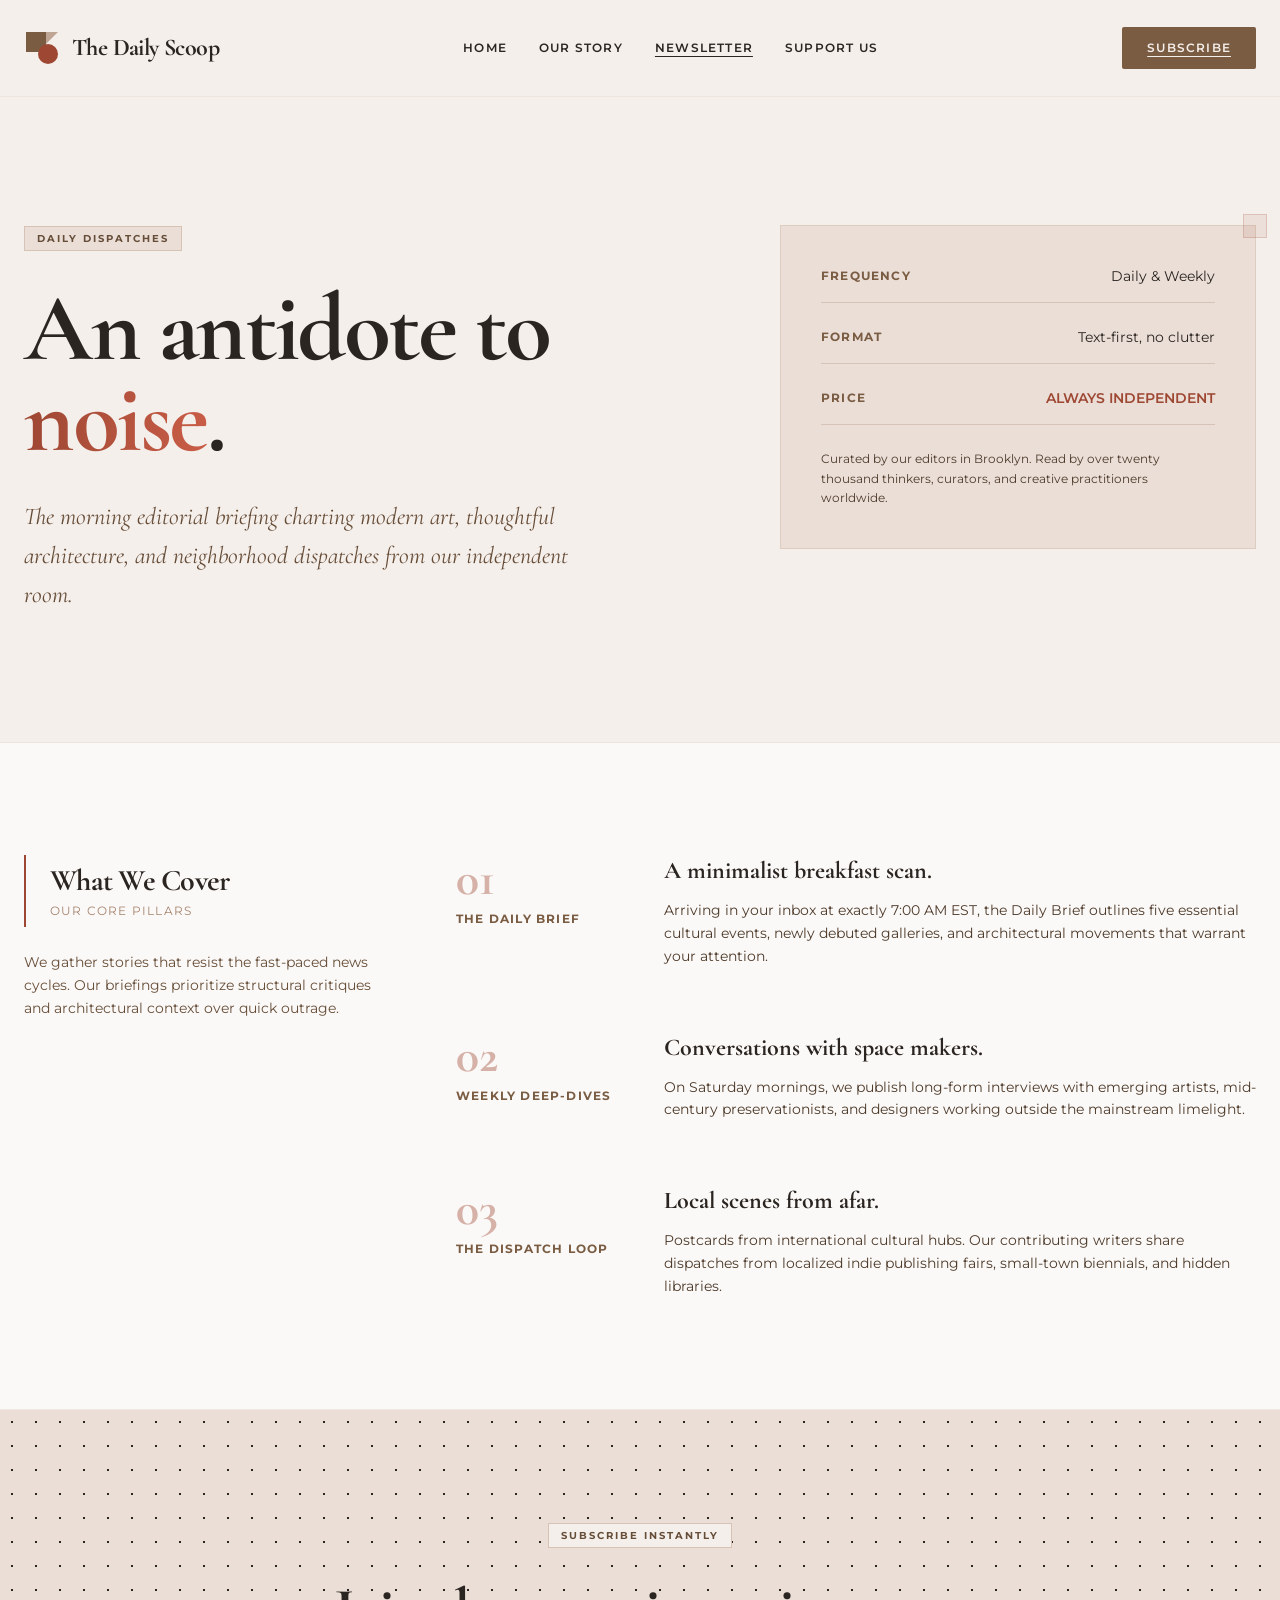
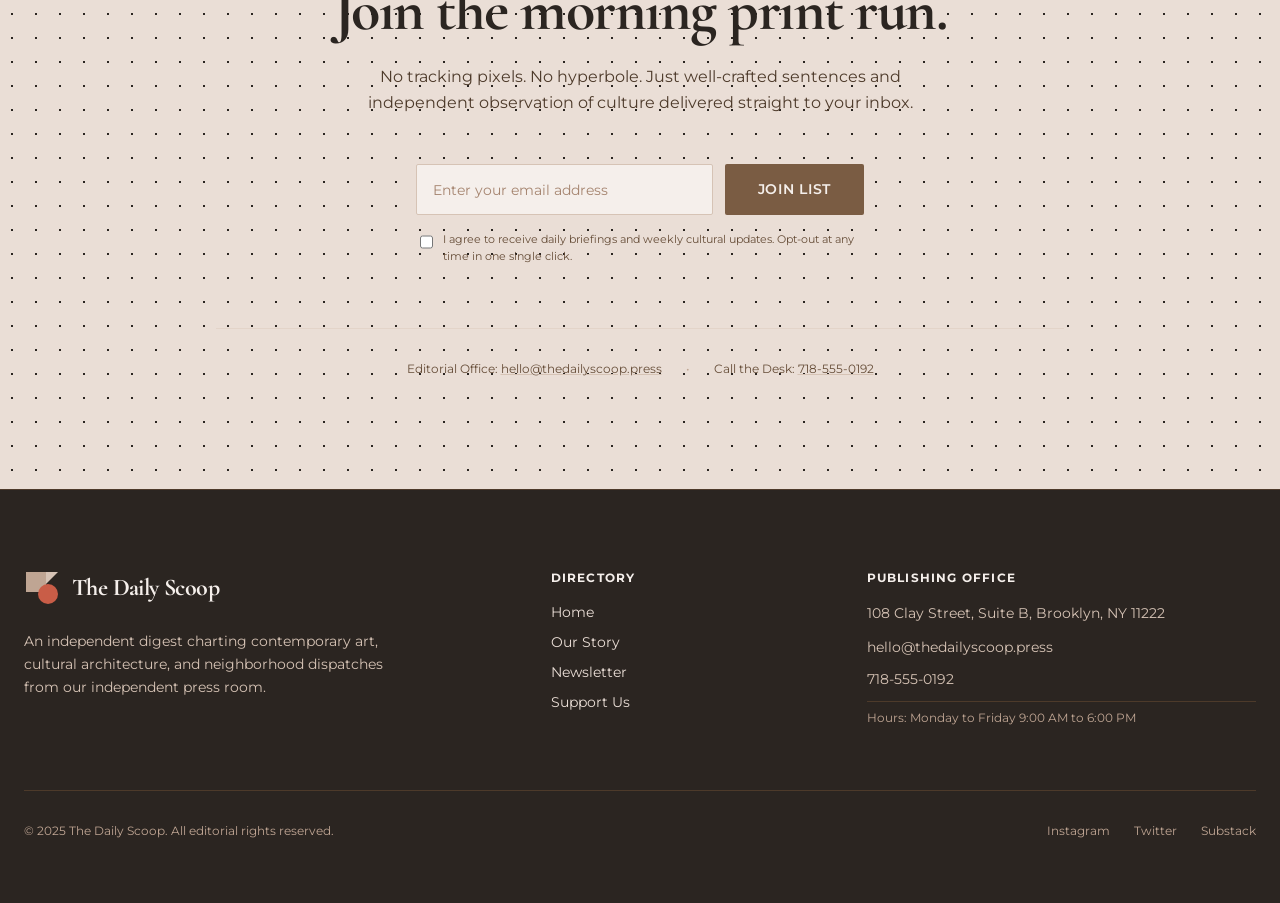
<file: newsletter.html>
<!DOCTYPE html>
<html lang="en">
<head>
<meta charset="utf-8">
<meta name="viewport" content="width=device-width, initial-scale=1">
<title>The Morning Briefing Newsletter — The Daily Scoop</title>
<meta name="description" content="Subscribe to our daily morning culture briefing and deep-dives sent straight to your inbox, curated by our Brooklyn press room.">
<link rel="canonical" href="https://daily-scoop-5821.sites.tibly.ai/newsletter">
<meta property="og:type" content="website">
<meta property="og:url" content="https://daily-scoop-5821.sites.tibly.ai/newsletter">
<meta property="og:site_name" content="The Daily Scoop">
<meta property="og:title" content="The Morning Briefing Newsletter — The Daily Scoop">
<meta property="og:description" content="Subscribe to our daily morning culture briefing and deep-dives sent straight to your inbox, curated by our Brooklyn press room.">
<meta name="twitter:card" content="summary_large_image">
<script type="application/ld+json" data-tibly-business>{"@context":"https://schema.org","@type":"MediaOrganization","name":"The Daily Scoop","url":"https://daily-scoop-5821.sites.tibly.ai/"}</script>
<link rel="icon" href="/favicon.svg" type="image/svg+xml">
<link rel="preconnect" href="https://fonts.googleapis.com">
<link rel="preconnect" href="https://fonts.gstatic.com" crossorigin>
<link href="https://fonts.googleapis.com/css2?family=Cormorant+Garamond:ital,wght@0,400;0,600;0,700;1,400&family=Montserrat:wght@400;500;600;700&display=swap" rel="stylesheet">
<style>details[open] > *:not(summary){animation:tibly-acc .35s ease}@keyframes tibly-acc{from{opacity:0;transform:translateY(-4px)}}</style>
<style>@media (prefers-reduced-motion:no-preference){.tibly-fx{opacity:0;transform:translateY(24px);transition:opacity .7s ease,transform .7s ease}.tibly-fx.tibly-fx-in{opacity:1;transform:none}}</style>
<script>addEventListener('DOMContentLoaded',function(){if(!('IntersectionObserver' in window))return;var io=new IntersectionObserver(function(es){es.forEach(function(en){if(en.isIntersecting){en.target.classList.add('tibly-fx-in');io.unobserve(en.target)}})},{rootMargin:'0px 0px -8% 0px'});document.querySelectorAll('section[data-block] > *').forEach(function(el){if(el.getBoundingClientRect().top>innerHeight){el.classList.add('tibly-fx');io.observe(el)}})});</script>
<style>.tibly-ba{position:relative;overflow:hidden;--ba:50%;cursor:ew-resize;touch-action:pan-y;user-select:none;-webkit-user-select:none}.tibly-ba>img{display:block;width:100%;height:100%;object-fit:cover}.tibly-ba .tibly-ba-before{position:absolute;inset:0;clip-path:inset(0 calc(100% - var(--ba)) 0 0)}.tibly-ba .tibly-ba-before img{display:block;width:100%;height:100%;object-fit:cover}.tibly-ba::after{content:'';position:absolute;top:0;bottom:0;left:var(--ba);width:2px;margin-left:-1px;background:#fff;box-shadow:0 0 6px rgba(0,0,0,.55);pointer-events:none;z-index:1}.tibly-ba::before{content:'';position:absolute;top:50%;left:var(--ba);width:44px;height:44px;transform:translate(-50%,-50%);border-radius:9999px;background:rgba(0,0,0,.75) url("data:image/svg+xml,%3Csvg%20xmlns='http://www.w3.org/2000/svg'%20viewBox='0%200%2024%2024'%20fill='%23fff'%3E%3Cpath%20d='M9%206l-6%206%206%206zM15%206l6%206-6%206z'/%3E%3C/svg%3E") center/22px 22px no-repeat;border:2px solid #fff;box-shadow:0 2px 8px rgba(0,0,0,.4);pointer-events:none;z-index:1}.tibly-ba input[type=range]{position:absolute;inset:0;width:100%;height:100%;margin:0;opacity:0;pointer-events:none;-webkit-appearance:none;appearance:none;z-index:2}[data-lightbox]{cursor:zoom-in}.tibly-lb{position:fixed;inset:0;z-index:9999;background:rgba(0,0,0,.92);display:flex;align-items:center;justify-content:center;cursor:zoom-out;padding:24px}.tibly-lb img{max-width:100%;max-height:100%;object-fit:contain}</style>
<script>document.addEventListener('input',function(e){var t=e.target;if(!t||t.type!=='range')return;var c=t.closest&&t.closest('.tibly-ba');if(c)c.style.setProperty('--ba',t.value+'%')});document.addEventListener('pointerdown',function(e){var c=e.target.closest&&e.target.closest('.tibly-ba');if(!c||e.button>0)return;e.preventDefault();var inp=c.querySelector('input[type=range]');var set=function(x){var r=c.getBoundingClientRect();if(!r.width)return;var p=Math.max(0,Math.min(100,(x-r.left)*100/r.width));c.style.setProperty('--ba',p+'%');if(inp)inp.value=Math.round(p)};set(e.clientX);var mv=function(ev){set(ev.clientX)};var up=function(){document.removeEventListener('pointermove',mv);document.removeEventListener('pointerup',up);document.removeEventListener('pointercancel',up)};document.addEventListener('pointermove',mv);document.addEventListener('pointerup',up);document.addEventListener('pointercancel',up)});document.addEventListener('click',function(e){var im=e.target.closest&&e.target.closest('[data-lightbox]');if(!im||!(im.currentSrc||im.src))return;e.preventDefault();var o=document.createElement('div');o.className='tibly-lb';var big=document.createElement('img');big.src=im.currentSrc||im.src;big.alt=im.alt||'';o.appendChild(big);o.addEventListener('click',function(){o.remove()});document.addEventListener('keydown',function esc(ev){if(ev.key==='Escape'){o.remove();document.removeEventListener('keydown',esc)}});document.body.appendChild(o)});document.addEventListener('click',function(e){var x=e.target.closest&&e.target.closest('[data-announce-close]');if(!x)return;var b=x.closest('[data-announce]');if(b){b.style.display='none';try{sessionStorage.setItem('tibly-announce','1')}catch(_){}}});addEventListener('DOMContentLoaded',function(){try{if(sessionStorage.getItem('tibly-announce')==='1'){var b=document.querySelector('[data-announce]');if(b)b.style.display='none'}}catch(_){}if('IntersectionObserver' in window&&!matchMedia('(prefers-reduced-motion:reduce)').matches){var els=document.querySelectorAll('[data-count]');if(els.length){var io=new IntersectionObserver(function(es){es.forEach(function(en){if(!en.isIntersecting)return;io.unobserve(en.target);var el=en.target,s=el.textContent||'',m=s.match(/[\d,]*\d(?:\.\d+)?/);if(!m)return;var raw=m[0],num=parseFloat(raw.replace(/,/g,''));if(!isFinite(num))return;var pre=s.slice(0,m.index),post=s.slice(m.index+raw.length),grp=raw.indexOf(',')>=0,dec=(raw.split('.')[1]||'').length,t0=performance.now();requestAnimationFrame(function tick(now){var p=Math.min((now-t0)/1400,1);p=1-Math.pow(1-p,3);var v=(num*p).toFixed(dec);if(grp)v=Number(v).toLocaleString('en-US',{minimumFractionDigits:dec});el.textContent=pre+v+post;if(p<1)requestAnimationFrame(tick)})})},{rootMargin:'0px 0px -10% 0px'});els.forEach(function(el){io.observe(el)})}}var badge=document.querySelector('[data-tibly-open]');if(badge){var src=document.querySelector('[data-tibly-field="hours"]');var txt=(src&&src.textContent||'').toLowerCase();var days=['sun','mon','tue','wed','thu','fri','sat'];var toMin=function(h,mm,ap){h=+h;mm=+(mm||0);if(ap==='pm'&&h!==12)h+=12;if(ap==='am'&&h===12)h=0;return h*60+mm};var spans=[];var re=/(sun|mon|tue|wed|thu|fri|sat|daily|every ?day)[a-z]*\s*(?:[-\u2013\u2014]\s*(sun|mon|tue|wed|thu|fri|sat)[a-z]*)?\s*:?\s*(\d{1,2})(?::(\d{2}))?\s*(am|pm)?\s*[-\u2013\u2014]\s*(\d{1,2})(?::(\d{2}))?\s*(am|pm)?/g,mm;while((mm=re.exec(txt))){var d1=mm[1].slice(0,3),d2=mm[2],ap1=mm[5]||(mm[8]==='pm'&&+mm[3]<=+mm[6]?'am':mm[8]),o=toMin(mm[3],mm[4],ap1),c=toMin(mm[6],mm[7],mm[8]);var from=d1==='dai'||d1==='eve'?0:days.indexOf(d1),to=d2?days.indexOf(d2.slice(0,3)):(d1==='dai'||d1==='eve'?6:from);if(from<0)continue;for(var d=from;;d=(d+1)%7){spans.push([d,o,c]);if(d===to)break}}if(spans.length){var now=new Date(),cur=now.getDay(),min=now.getHours()*60+now.getMinutes();var open=spans.some(function(s){return s[0]===cur&&min>=s[1]&&min<s[2]});badge.textContent=open?(badge.getAttribute('data-open-text')||'Open now'):(badge.getAttribute('data-closed-text')||'Closed now');badge.setAttribute('data-state',open?'open':'closed');badge.hidden=false}}});</script>
<style>header a[aria-current="page"]:not(:has(img,svg)){text-decoration:underline;text-underline-offset:4px;text-decoration-thickness:1px}</style>
<style>#nav-open~[class*="peer-checked:"][class*="fixed"]{min-height:100vh;min-height:100dvh}@media (prefers-reduced-motion:no-preference){label[for="nav-open"] span{transition:transform .3s ease,opacity .2s ease}header:has(#nav-open:checked) label[for="nav-open"]:not([aria-label="Close" i]) span:not(:has(span)):nth-of-type(1){transform:translateY(8px) rotate(45deg)}header:has(#nav-open:checked) label[for="nav-open"]:not([aria-label="Close" i]) span:not(:has(span)):nth-of-type(2){opacity:0}header:has(#nav-open:checked) label[for="nav-open"]:not([aria-label="Close" i]) span:not(:has(span)):nth-of-type(3){transform:translateY(-8px) rotate(-45deg)}#nav-open:checked~[class*="peer-checked:"]{animation:tibly-nav-in .25s ease}#nav-open:checked~[class*="peer-checked:"] label[for="nav-open"]{display:inline-block;animation:tibly-x-in .35s ease}@keyframes tibly-nav-in{from{opacity:0;transform:translateY(10px)}}@keyframes tibly-x-in{from{opacity:0;transform:rotate(-90deg) scale(.6)}}}</style>
<link rel="stylesheet" href="/styles.css?v=4d19c2ba">
</head>
<body>
<!-- block:header -->
<header class="relative bg-brand-100 text-ink border-b border-brand-200/60 z-50">
  <input type="checkbox" id="nav-open" class="peer sr-only">
  
  <div class="max-w-7xl mx-auto px-6 h-24 flex items-center justify-between">
    <!-- Brand Mark & Wordmark -->
    <a href="/" class="flex items-center gap-3 group focus:outline-none focus:ring-1 focus:ring-accent-600 focus:ring-offset-2">
      <!-- Simple distinctive inline SVG icon mark: 3 clean geometric shapes -->
      <svg class="w-9 h-9 text-brand-600" viewBox="0 0 36 36" fill="none" xmlns="http://www.w3.org/2000/svg" aria-hidden="true">
        <rect x="2" y="2" width="20" height="20" fill="currentColor" />
        <circle cx="24" cy="24" r="10" fill="var(--color-accent-600)" />
        <polygon points="22,2 34,2 22,14" fill="var(--color-brand-400)" />
      </svg>
      <span class="font-display text-2xl font-bold tracking-tight text-ink group-hover:text-accent-600 transition-colors duration-200" data-tibly-field="business-name">The Daily Scoop</span>
    </a>

    <!-- Desktop Navigation -->
    <nav class="hidden md:flex items-center gap-8 font-body text-xs font-semibold tracking-widest uppercase">
      <a href="/" class="hover:text-accent-600 transition-colors duration-200 py-2">Home</a>
      <a href="/about" class="hover:text-accent-600 transition-colors duration-200 py-2">Our Story</a>
      <a href="/newsletter" class="hover:text-accent-600 transition-colors duration-200 py-2" aria-current="page">Newsletter</a>
      <a href="/shop" class="hover:text-accent-600 transition-colors duration-200 py-2">Support Us</a>
    </nav>

    <!-- Desktop CTA -->
    <div class="hidden md:block">
      <a href="/newsletter" class="btn text-xs tracking-widest px-6 py-3" aria-current="page">Subscribe</a>
    </div>

    <!-- Hamburger Icon (visible on mobile only) -->
    <label for="nav-open" class="md:hidden cursor-pointer p-2 -mr-2 text-ink hover:text-accent-600 transition-colors duration-200" aria-label="Open menu">
      <svg class="w-6 h-6" fill="none" stroke="currentColor" stroke-width="1.5" viewBox="0 0 24 24">
        <path stroke-linecap="round" stroke-linejoin="round" d="M3.75 9h16.5m-16.5 6.75h16.5" />
      </svg>
    </label>
  </div>

  <!-- Mobile Full-Screen Overlay Navigation Panel -->
  <div class="hidden peer-checked:flex md:hidden fixed inset-0 z-50 flex-col bg-brand-100 p-6 animate-fade-in">
    <!-- Top Row inside Overlay -->
    <div class="flex items-center justify-between h-12 mb-16">
      <div class="flex items-center gap-3">
        <svg class="w-9 h-9 text-brand-600" viewBox="0 0 36 36" fill="none" xmlns="http://www.w3.org/2000/svg" aria-hidden="true">
          <rect x="2" y="2" width="20" height="20" fill="currentColor" />
          <circle cx="24" cy="24" r="10" fill="var(--color-accent-600)" />
          <polygon points="22,2 34,2 22,14" fill="var(--color-brand-400)" />
        </svg>
        <span class="font-display text-2xl font-bold tracking-tight text-ink" data-tibly-field="business-name">The Daily Scoop</span>
      </div>
      <label for="nav-open" class="cursor-pointer p-2 -mr-2 text-ink hover:text-accent-600 transition-colors duration-200" aria-label="Close menu">
        <svg class="w-6 h-6" fill="none" stroke="currentColor" stroke-width="1.5" viewBox="0 0 24 24">
          <path stroke-linecap="round" stroke-linejoin="round" d="M6 18L18 6M6 6l12 12" />
        </svg>
      </label>
    </div>

    <!-- Navigation Links in Overlay -->
    <nav class="flex flex-col gap-8 mb-auto pl-2">
      <a href="/" class="font-display text-4xl text-ink hover:text-accent-600 transition-colors duration-200">Home</a>
      <a href="/about" class="font-display text-4xl text-ink hover:text-accent-600 transition-colors duration-200">Our Story</a>
      <a href="/newsletter" class="font-display text-4xl text-ink hover:text-accent-600 transition-colors duration-200" aria-current="page">Newsletter</a>
      <a href="/shop" class="font-display text-4xl text-ink hover:text-accent-600 transition-colors duration-200">Support Us</a>
    </nav>

    <!-- Overlay Footer CTA -->
    <div class="pt-8 border-t border-brand-200">
      <a href="/newsletter" class="btn w-full justify-center text-center py-4 tracking-widest" aria-current="page">Subscribe to Journal</a>
    </div>
  </div>
</header>
<!-- /block:header -->
<!-- block:statement-hero -->
<section class="relative bg-brand-100 text-ink overflow-hidden py-24 md:py-32 border-b border-brand-200/60" data-block="statement-hero">
  <div class="max-w-7xl mx-auto px-6">
    <div class="grid grid-cols-1 lg:grid-cols-12 gap-12 lg:gap-16 items-start">
      
      <!-- Asymmetric Column 1: High Impact Typography -->
      <div class="lg:col-span-7 space-y-8">
        <div class="inline-block px-3 py-1 bg-surface border border-brand-300 text-brand-700 font-body text-[10px] font-bold tracking-[0.2em] uppercase">
          Daily Dispatches
        </div>
        <h1 class="font-display text-5xl md:text-7xl lg:text-8xl font-bold tracking-tight text-ink leading-[0.95] max-w-2xl">
          An antidote to <span class="bg-gradient-to-r from-accent-600 to-accent-500 bg-clip-text text-transparent">noise</span>.
        </h1>
        <p class="font-display text-xl md:text-2xl text-brand-700 italic max-w-xl leading-relaxed">
          The morning editorial briefing charting modern art, thoughtful architecture, and neighborhood dispatches from our independent room.
        </p>
      </div>

      <!-- Asymmetric Column 2: Minimalist Box / Metadata -->
      <div class="lg:col-span-5 bg-surface p-8 md:p-10 border border-brand-300/60 relative">
        <div class="absolute -top-3 -right-3 w-6 h-6 bg-accent-600/10 border border-accent-600/20"></div>
        <div class="space-y-6 font-body">
          <div class="flex justify-between items-center pb-4 border-b border-brand-300">
            <span class="text-xs font-bold tracking-widest text-brand-600 uppercase">Frequency</span>
            <span class="text-sm text-ink">Daily &amp; Weekly</span>
          </div>
          <div class="flex justify-between items-center pb-4 border-b border-brand-300">
            <span class="text-xs font-bold tracking-widest text-brand-600 uppercase">Format</span>
            <span class="text-sm text-ink">Text-first, no clutter</span>
          </div>
          <div class="flex justify-between items-center pb-4 border-b border-brand-300">
            <span class="text-xs font-bold tracking-widest text-brand-600 uppercase">Price</span>
            <span class="text-sm text-accent-600 font-semibold uppercase">Always Independent</span>
          </div>
          <p class="text-xs leading-relaxed text-brand-800">
            Curated by our editors in Brooklyn. Read by over twenty thousand thinkers, curators, and creative practitioners worldwide.
          </p>
        </div>
      </div>

    </div>
  </div>
</section>
<!-- /block:statement-hero -->
<!-- block:longform-intro -->
<section class="bg-brand-50 text-ink py-20 md:py-28 border-b border-brand-200/60" data-block="longform-intro">
  <div class="max-w-7xl mx-auto px-6">
    <div class="grid grid-cols-1 lg:grid-cols-12 gap-12 lg:gap-16">
      
      <!-- Sticky Sidebar Navigation Concept -->
      <div class="lg:col-span-4 lg:sticky lg:top-8 space-y-6">
        <div class="border-l-2 border-accent-600 pl-6 py-2">
          <h2 class="font-display text-3xl font-bold tracking-tight text-ink">What We Cover</h2>
          <p class="font-body text-xs text-brand-500 tracking-widest uppercase mt-1">Our Core Pillars</p>
        </div>
        <p class="font-body text-sm text-brand-700 leading-relaxed max-w-sm">
          We gather stories that resist the fast-paced news cycles. Our briefings prioritize structural critiques and architectural context over quick outrage.
        </p>
      </div>

      <!-- Longform Editorial Columns -->
      <div class="lg:col-span-8 space-y-16">
        
        <!-- Pillar 1 -->
        <div class="group grid grid-cols-1 md:grid-cols-12 gap-6 md:gap-8 items-start">
          <div class="md:col-span-3">
            <span class="font-display text-5xl font-bold text-accent-600/40 block leading-none">01</span>
            <span class="font-body text-xs font-bold tracking-widest text-brand-600 uppercase block mt-2">The Daily Brief</span>
          </div>
          <div class="md:col-span-9 space-y-3">
            <h3 class="font-display text-2xl font-bold text-ink">A minimalist breakfast scan.</h3>
            <p class="font-body text-sm text-brand-800 leading-relaxed">
              Arriving in your inbox at exactly 7:00 AM EST, the Daily Brief outlines five essential cultural events, newly debuted galleries, and architectural movements that warrant your attention.
            </p>
          </div>
        </div>

        <!-- Pillar 2 -->
        <div class="group grid grid-cols-1 md:grid-cols-12 gap-6 md:gap-8 items-start">
          <div class="md:col-span-3">
            <span class="font-display text-5xl font-bold text-accent-600/40 block leading-none">02</span>
            <span class="font-body text-xs font-bold tracking-widest text-brand-600 uppercase block mt-2">Weekly Deep-Dives</span>
          </div>
          <div class="md:col-span-9 space-y-3">
            <h3 class="font-display text-2xl font-bold text-ink">Conversations with space makers.</h3>
            <p class="font-body text-sm text-brand-800 leading-relaxed">
              On Saturday mornings, we publish long-form interviews with emerging artists, mid-century preservationists, and designers working outside the mainstream limelight.
            </p>
          </div>
        </div>

        <!-- Pillar 3 -->
        <div class="group grid grid-cols-1 md:grid-cols-12 gap-6 md:gap-8 items-start">
          <div class="md:col-span-3">
            <span class="font-display text-5xl font-bold text-accent-600/40 block leading-none">03</span>
            <span class="font-body text-xs font-bold tracking-widest text-brand-600 uppercase block mt-2">The Dispatch Loop</span>
          </div>
          <div class="md:col-span-9 space-y-3">
            <h3 class="font-display text-2xl font-bold text-ink">Local scenes from afar.</h3>
            <p class="font-body text-sm text-brand-800 leading-relaxed">
              Postcards from international cultural hubs. Our contributing writers share dispatches from localized indie publishing fairs, small-town biennials, and hidden libraries.
            </p>
          </div>
        </div>

      </div>

    </div>
  </div>
</section>
<!-- /block:longform-intro -->
<!-- block:editorial-cta -->
<section class="bg-surface text-ink py-20 md:py-28 relative overflow-hidden" data-block="editorial-cta">
  <!-- Subtle Clay Grid Background Pattern -->
  <div class="absolute inset-0 bg-[radial-gradient(#2b2521_1px,transparent_1px)] [background-size:24px_24px] opacity-5"></div>
  
  <div class="max-w-4xl mx-auto px-6 relative z-10 text-center">
    <div class="inline-block px-3 py-1 bg-brand-100 border border-brand-300 text-brand-700 font-body text-[10px] font-bold tracking-[0.2em] uppercase mb-8">
      Subscribe Instantly
    </div>
    
    <h2 class="font-display text-4xl md:text-6xl font-bold tracking-tight text-ink mb-6">
      Join the morning print run.
    </h2>
    
    <p class="font-body text-sm md:text-base text-brand-800 max-w-xl mx-auto mb-12 leading-relaxed">
      No tracking pixels. No hyperbole. Just well-crafted sentences and independent observation of culture delivered straight to your inbox.
    </p>

    <!-- Submissions Form -->
    <div class="max-w-md mx-auto text-left">
      <form method="POST" action="/api/public/site-forms" class="space-y-4">
        <input type="hidden" name="_page" value="/newsletter">
        <input type="text" name="_gotcha" class="hidden" tabindex="-1" autocomplete="off" aria-hidden="true">
        
        <div>
          <label for="subscriber-email" class="sr-only">Email Address</label>
          <div class="flex flex-col sm:flex-row gap-3">
            <input 
              type="email" 
              name="email" 
              id="subscriber-email" 
              placeholder="Enter your email address" 
              required 
              class="w-full bg-brand-100 border border-brand-300 text-ink placeholder-brand-500 font-body text-sm px-4 py-3.5 focus:outline-none focus:border-accent-600 rounded-sm"
            >
            <button type="submit" class="btn shrink-0 w-full sm:w-auto px-8 py-3.5 bg-brand-600 text-brand-100 hover:bg-brand-900 transition-colors duration-200">
              Join List
            </button>
          </div>
        </div>

        <div class="flex items-start gap-2.5 px-1">
          <input 
            type="checkbox" 
            id="privacy-consent" 
            required 
            class="mt-1 h-3.5 w-3.5 accent-accent-600 border-brand-300 rounded-sm bg-brand-100"
          >
          <label for="privacy-consent" class="font-body text-[11px] text-brand-700 leading-normal">
            I agree to receive daily briefings and weekly cultural updates. Opt-out at any time in one single click.
          </label>
        </div>
      </form>
    </div>

    <!-- Live Status / Office Details Hook -->
    <div class="mt-16 pt-8 border-t border-brand-300/40 flex flex-col sm:flex-row items-center justify-center gap-6 text-xs text-brand-700 font-body">
      <div>
        <span>Editorial Office: </span>
        <a href="mailto:hello@thedailyscoop.press" data-tibly-field="email" class="hover:text-accent-600 underline decoration-brand-300">hello@thedailyscoop.press</a>
      </div>
      <div class="hidden sm:block text-brand-400">•</div>
      <div>
        <span>Call the Desk: </span>
        <a href="tel:7185550192" data-tibly-field="phone" class="hover:text-accent-600 underline decoration-brand-300">718-555-0192</a>
      </div>
    </div>

  </div>
</section>
<!-- /block:editorial-cta -->
<!-- block:footer -->
<footer class="bg-brand-900 text-brand-200 pt-20 pb-28 md:pb-16 border-t border-brand-800">
  <div class="max-w-7xl mx-auto px-6">
    <div class="grid grid-cols-1 md:grid-cols-12 gap-12 md:gap-8 pb-16 border-b border-brand-800">
      
      <!-- Brand & Description Column (Asymmetric Grid) -->
      <div class="md:col-span-5 space-y-6">
        <a href="/" class="inline-flex items-center gap-3 group focus:outline-none">
          <svg class="w-9 h-9 text-brand-400" viewBox="0 0 36 36" fill="none" xmlns="http://www.w3.org/2000/svg" aria-hidden="true">
            <rect x="2" y="2" width="20" height="20" fill="currentColor" />
            <circle cx="24" cy="24" r="10" fill="var(--color-accent-500)" />
            <polygon points="22,2 34,2 22,14" fill="var(--color-brand-300)" />
          </svg>
          <span class="font-display text-2xl font-bold tracking-tight text-brand-100" data-tibly-field="business-name">The Daily Scoop</span>
        </a>
        <p class="font-body text-sm leading-relaxed text-brand-300 max-w-sm">
          An independent digest charting contemporary art, cultural architecture, and neighborhood dispatches from our independent press room.
        </p>
      </div>

      <!-- Links Column -->
      <div class="md:col-span-3 space-y-4">
        <h3 class="font-body text-xs font-bold tracking-widest text-brand-100 uppercase">Directory</h3>
        <ul class="space-y-2.5 font-body text-sm">
          <li><a href="/" class="hover:text-brand-100 transition-colors duration-150">Home</a></li>
          <li><a href="/about" class="hover:text-brand-100 transition-colors duration-150">Our Story</a></li>
          <li><a href="/newsletter" class="hover:text-brand-100 transition-colors duration-150">Newsletter</a></li>
          <li><a href="/shop" class="hover:text-brand-100 transition-colors duration-150">Support Us</a></li>
        </ul>
      </div>

      <!-- Contact Info Column -->
      <div class="md:col-span-4 space-y-4">
        <h3 class="font-body text-xs font-bold tracking-widest text-brand-100 uppercase">Publishing Office</h3>
        <ul class="space-y-3 font-body text-sm text-brand-300">
          <li class="flex items-start gap-2">
            <span data-tibly-field="address" class="leading-relaxed">108 Clay Street, Suite B, Brooklyn, NY 11222</span>
          </li>
          <li class="flex items-center gap-2">
            <a href="mailto:hello@thedailyscoop.press" data-tibly-field="email" class="hover:text-brand-100 transition-colors duration-150">hello@thedailyscoop.press</a>
          </li>
          <li class="flex items-center gap-2">
            <a href="tel:7185550192" data-tibly-field="phone" class="hover:text-brand-100 transition-colors duration-150">718-555-0192</a>
          </li>
          <li class="pt-2 text-xs border-t border-brand-800 text-brand-400">
            <span>Hours: </span><span data-tibly-field="hours">Monday to Friday 9:00 AM to 6:00 PM</span>
          </li>
        </ul>
      </div>

    </div>

    <!-- Bottom Metadata Row -->
    <div class="pt-8 flex flex-col sm:flex-row items-center justify-between gap-6 text-xs text-brand-400 font-body">
      <div>
        &copy; 2025 <span data-tibly-field="business-name">The Daily Scoop</span>. All editorial rights reserved.
      </div>
      <div data-tibly-field="links" class="flex items-center gap-6">
        <a href="https://instagram.com" class="hover:text-brand-100 transition-colors duration-150" aria-label="Instagram">Instagram</a>
        <a href="https://twitter.com" class="hover:text-brand-100 transition-colors duration-150" aria-label="Twitter">Twitter</a>
        <a href="https://substack.com" class="hover:text-brand-100 transition-colors duration-150" aria-label="Substack">Substack</a>
      </div>
    </div>
  </div>

  <!-- Sticky Mobile Call Bar -->
  <div class="md:hidden fixed bottom-0 inset-x-0 z-40 bg-brand-100 border-t border-brand-200 px-4 py-3 flex items-center justify-center">
    <a href="tel:7185550192" data-tibly-field="phone" class="btn w-full justify-center text-center tracking-widest text-xs py-3.5 bg-accent-600 hover:bg-accent-700 text-brand-50 shadow-sm">
      Call Editorial Office
    </a>
  </div>
</footer>
<!-- /block:footer -->
  <script async src="https://api.tibly.ai/widget/v1.js"></script>
</body>
</html>
</file>
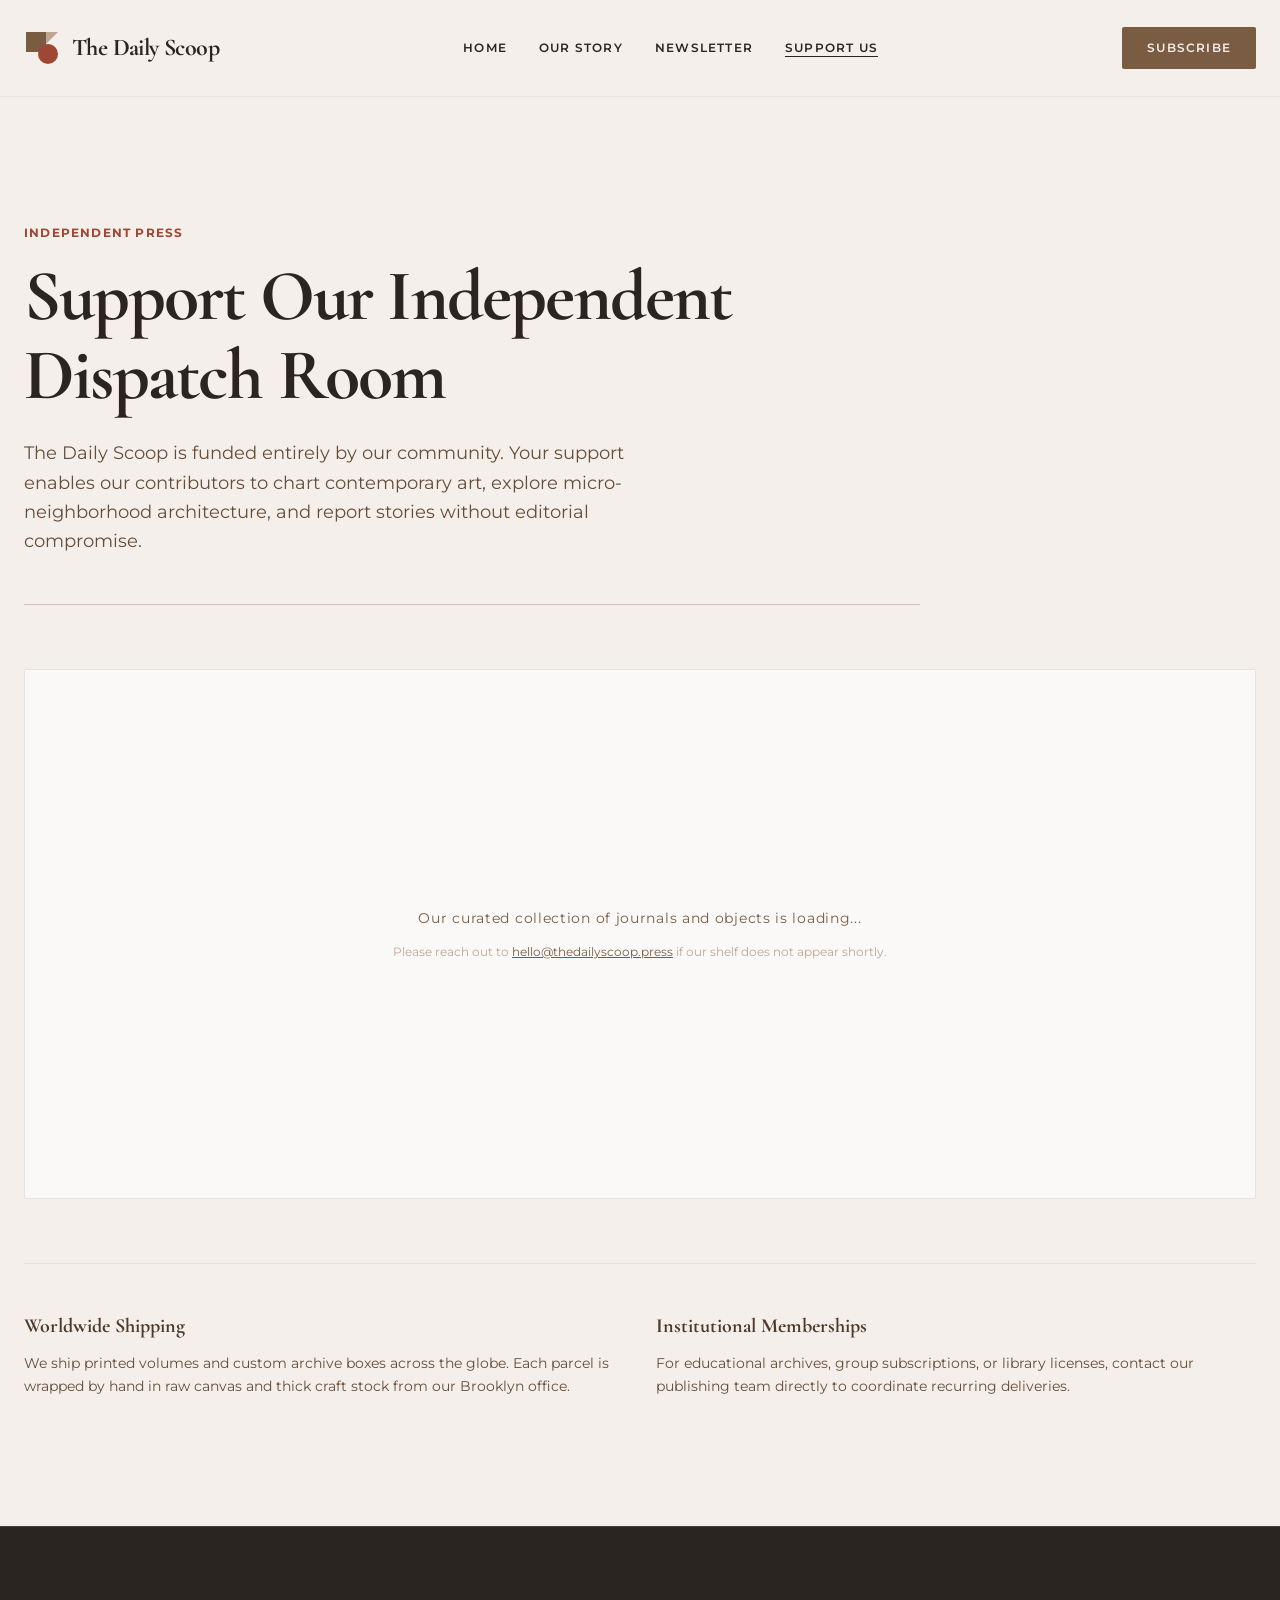
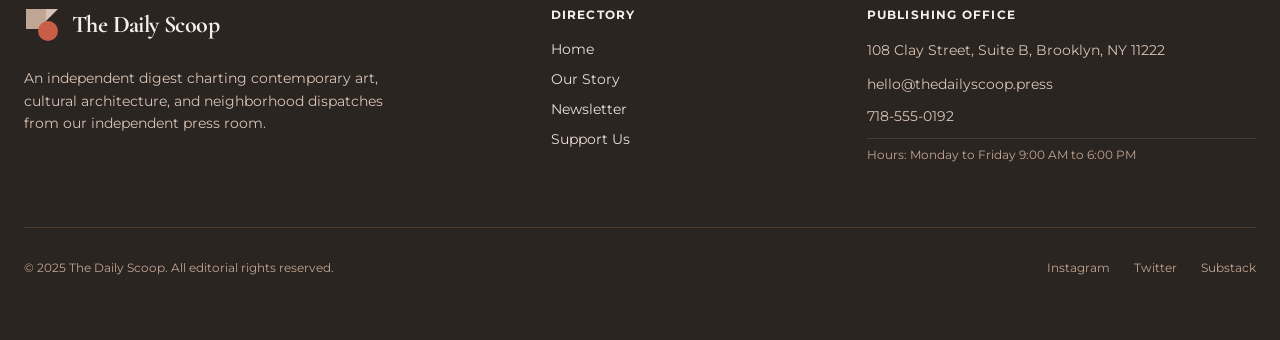
<file: shop.html>
<!DOCTYPE html>
<html lang="en">
<head>
<meta charset="utf-8">
<meta name="viewport" content="width=device-width, initial-scale=1">
<title>Support Us — The Daily Scoop</title>
<meta name="description" content="Support independent journalism and curated cultural dispatches. Explore print issues, custom merchandise, and premium memberships at The Daily Scoop.">
<link rel="canonical" href="https://daily-scoop-5821.sites.tibly.ai/shop">
<meta property="og:type" content="website">
<meta property="og:url" content="https://daily-scoop-5821.sites.tibly.ai/shop">
<meta property="og:site_name" content="The Daily Scoop">
<meta property="og:title" content="Support Us — The Daily Scoop">
<meta property="og:description" content="Support independent journalism and curated cultural dispatches. Explore print issues, custom merchandise, and premium memberships at The Daily Scoop.">
<meta name="twitter:card" content="summary_large_image">
<script type="application/ld+json" data-tibly-business>{"@context":"https://schema.org","@type":"MediaOrganization","name":"The Daily Scoop","url":"https://daily-scoop-5821.sites.tibly.ai/"}</script>
<link rel="icon" href="/favicon.svg" type="image/svg+xml">
<link rel="preconnect" href="https://fonts.googleapis.com">
<link rel="preconnect" href="https://fonts.gstatic.com" crossorigin>
<link href="https://fonts.googleapis.com/css2?family=Cormorant+Garamond:ital,wght@0,400;0,600;0,700;1,400&family=Montserrat:wght@400;500;600;700&display=swap" rel="stylesheet">
<style>details[open] > *:not(summary){animation:tibly-acc .35s ease}@keyframes tibly-acc{from{opacity:0;transform:translateY(-4px)}}</style>
<style>@media (prefers-reduced-motion:no-preference){.tibly-fx{opacity:0;transform:translateY(24px);transition:opacity .7s ease,transform .7s ease}.tibly-fx.tibly-fx-in{opacity:1;transform:none}}</style>
<script>addEventListener('DOMContentLoaded',function(){if(!('IntersectionObserver' in window))return;var io=new IntersectionObserver(function(es){es.forEach(function(en){if(en.isIntersecting){en.target.classList.add('tibly-fx-in');io.unobserve(en.target)}})},{rootMargin:'0px 0px -8% 0px'});document.querySelectorAll('section[data-block] > *').forEach(function(el){if(el.getBoundingClientRect().top>innerHeight){el.classList.add('tibly-fx');io.observe(el)}})});</script>
<style>.tibly-ba{position:relative;overflow:hidden;--ba:50%;cursor:ew-resize;touch-action:pan-y;user-select:none;-webkit-user-select:none}.tibly-ba>img{display:block;width:100%;height:100%;object-fit:cover}.tibly-ba .tibly-ba-before{position:absolute;inset:0;clip-path:inset(0 calc(100% - var(--ba)) 0 0)}.tibly-ba .tibly-ba-before img{display:block;width:100%;height:100%;object-fit:cover}.tibly-ba::after{content:'';position:absolute;top:0;bottom:0;left:var(--ba);width:2px;margin-left:-1px;background:#fff;box-shadow:0 0 6px rgba(0,0,0,.55);pointer-events:none;z-index:1}.tibly-ba::before{content:'';position:absolute;top:50%;left:var(--ba);width:44px;height:44px;transform:translate(-50%,-50%);border-radius:9999px;background:rgba(0,0,0,.75) url("data:image/svg+xml,%3Csvg%20xmlns='http://www.w3.org/2000/svg'%20viewBox='0%200%2024%2024'%20fill='%23fff'%3E%3Cpath%20d='M9%206l-6%206%206%206zM15%206l6%206-6%206z'/%3E%3C/svg%3E") center/22px 22px no-repeat;border:2px solid #fff;box-shadow:0 2px 8px rgba(0,0,0,.4);pointer-events:none;z-index:1}.tibly-ba input[type=range]{position:absolute;inset:0;width:100%;height:100%;margin:0;opacity:0;pointer-events:none;-webkit-appearance:none;appearance:none;z-index:2}[data-lightbox]{cursor:zoom-in}.tibly-lb{position:fixed;inset:0;z-index:9999;background:rgba(0,0,0,.92);display:flex;align-items:center;justify-content:center;cursor:zoom-out;padding:24px}.tibly-lb img{max-width:100%;max-height:100%;object-fit:contain}</style>
<script>document.addEventListener('input',function(e){var t=e.target;if(!t||t.type!=='range')return;var c=t.closest&&t.closest('.tibly-ba');if(c)c.style.setProperty('--ba',t.value+'%')});document.addEventListener('pointerdown',function(e){var c=e.target.closest&&e.target.closest('.tibly-ba');if(!c||e.button>0)return;e.preventDefault();var inp=c.querySelector('input[type=range]');var set=function(x){var r=c.getBoundingClientRect();if(!r.width)return;var p=Math.max(0,Math.min(100,(x-r.left)*100/r.width));c.style.setProperty('--ba',p+'%');if(inp)inp.value=Math.round(p)};set(e.clientX);var mv=function(ev){set(ev.clientX)};var up=function(){document.removeEventListener('pointermove',mv);document.removeEventListener('pointerup',up);document.removeEventListener('pointercancel',up)};document.addEventListener('pointermove',mv);document.addEventListener('pointerup',up);document.addEventListener('pointercancel',up)});document.addEventListener('click',function(e){var im=e.target.closest&&e.target.closest('[data-lightbox]');if(!im||!(im.currentSrc||im.src))return;e.preventDefault();var o=document.createElement('div');o.className='tibly-lb';var big=document.createElement('img');big.src=im.currentSrc||im.src;big.alt=im.alt||'';o.appendChild(big);o.addEventListener('click',function(){o.remove()});document.addEventListener('keydown',function esc(ev){if(ev.key==='Escape'){o.remove();document.removeEventListener('keydown',esc)}});document.body.appendChild(o)});document.addEventListener('click',function(e){var x=e.target.closest&&e.target.closest('[data-announce-close]');if(!x)return;var b=x.closest('[data-announce]');if(b){b.style.display='none';try{sessionStorage.setItem('tibly-announce','1')}catch(_){}}});addEventListener('DOMContentLoaded',function(){try{if(sessionStorage.getItem('tibly-announce')==='1'){var b=document.querySelector('[data-announce]');if(b)b.style.display='none'}}catch(_){}if('IntersectionObserver' in window&&!matchMedia('(prefers-reduced-motion:reduce)').matches){var els=document.querySelectorAll('[data-count]');if(els.length){var io=new IntersectionObserver(function(es){es.forEach(function(en){if(!en.isIntersecting)return;io.unobserve(en.target);var el=en.target,s=el.textContent||'',m=s.match(/[\d,]*\d(?:\.\d+)?/);if(!m)return;var raw=m[0],num=parseFloat(raw.replace(/,/g,''));if(!isFinite(num))return;var pre=s.slice(0,m.index),post=s.slice(m.index+raw.length),grp=raw.indexOf(',')>=0,dec=(raw.split('.')[1]||'').length,t0=performance.now();requestAnimationFrame(function tick(now){var p=Math.min((now-t0)/1400,1);p=1-Math.pow(1-p,3);var v=(num*p).toFixed(dec);if(grp)v=Number(v).toLocaleString('en-US',{minimumFractionDigits:dec});el.textContent=pre+v+post;if(p<1)requestAnimationFrame(tick)})})},{rootMargin:'0px 0px -10% 0px'});els.forEach(function(el){io.observe(el)})}}var badge=document.querySelector('[data-tibly-open]');if(badge){var src=document.querySelector('[data-tibly-field="hours"]');var txt=(src&&src.textContent||'').toLowerCase();var days=['sun','mon','tue','wed','thu','fri','sat'];var toMin=function(h,mm,ap){h=+h;mm=+(mm||0);if(ap==='pm'&&h!==12)h+=12;if(ap==='am'&&h===12)h=0;return h*60+mm};var spans=[];var re=/(sun|mon|tue|wed|thu|fri|sat|daily|every ?day)[a-z]*\s*(?:[-\u2013\u2014]\s*(sun|mon|tue|wed|thu|fri|sat)[a-z]*)?\s*:?\s*(\d{1,2})(?::(\d{2}))?\s*(am|pm)?\s*[-\u2013\u2014]\s*(\d{1,2})(?::(\d{2}))?\s*(am|pm)?/g,mm;while((mm=re.exec(txt))){var d1=mm[1].slice(0,3),d2=mm[2],ap1=mm[5]||(mm[8]==='pm'&&+mm[3]<=+mm[6]?'am':mm[8]),o=toMin(mm[3],mm[4],ap1),c=toMin(mm[6],mm[7],mm[8]);var from=d1==='dai'||d1==='eve'?0:days.indexOf(d1),to=d2?days.indexOf(d2.slice(0,3)):(d1==='dai'||d1==='eve'?6:from);if(from<0)continue;for(var d=from;;d=(d+1)%7){spans.push([d,o,c]);if(d===to)break}}if(spans.length){var now=new Date(),cur=now.getDay(),min=now.getHours()*60+now.getMinutes();var open=spans.some(function(s){return s[0]===cur&&min>=s[1]&&min<s[2]});badge.textContent=open?(badge.getAttribute('data-open-text')||'Open now'):(badge.getAttribute('data-closed-text')||'Closed now');badge.setAttribute('data-state',open?'open':'closed');badge.hidden=false}}});</script>
<style>header a[aria-current="page"]:not(:has(img,svg)){text-decoration:underline;text-underline-offset:4px;text-decoration-thickness:1px}</style>
<style>#nav-open~[class*="peer-checked:"][class*="fixed"]{min-height:100vh;min-height:100dvh}@media (prefers-reduced-motion:no-preference){label[for="nav-open"] span{transition:transform .3s ease,opacity .2s ease}header:has(#nav-open:checked) label[for="nav-open"]:not([aria-label="Close" i]) span:not(:has(span)):nth-of-type(1){transform:translateY(8px) rotate(45deg)}header:has(#nav-open:checked) label[for="nav-open"]:not([aria-label="Close" i]) span:not(:has(span)):nth-of-type(2){opacity:0}header:has(#nav-open:checked) label[for="nav-open"]:not([aria-label="Close" i]) span:not(:has(span)):nth-of-type(3){transform:translateY(-8px) rotate(-45deg)}#nav-open:checked~[class*="peer-checked:"]{animation:tibly-nav-in .25s ease}#nav-open:checked~[class*="peer-checked:"] label[for="nav-open"]{display:inline-block;animation:tibly-x-in .35s ease}@keyframes tibly-nav-in{from{opacity:0;transform:translateY(10px)}}@keyframes tibly-x-in{from{opacity:0;transform:rotate(-90deg) scale(.6)}}}</style>
<link rel="stylesheet" href="/styles.css?v=4d19c2ba">
</head>
<body>
<!-- block:header -->
<header class="relative bg-brand-100 text-ink border-b border-brand-200/60 z-50">
  <input type="checkbox" id="nav-open" class="peer sr-only">
  
  <div class="max-w-7xl mx-auto px-6 h-24 flex items-center justify-between">
    <!-- Brand Mark & Wordmark -->
    <a href="/" class="flex items-center gap-3 group focus:outline-none focus:ring-1 focus:ring-accent-600 focus:ring-offset-2">
      <!-- Simple distinctive inline SVG icon mark: 3 clean geometric shapes -->
      <svg class="w-9 h-9 text-brand-600" viewBox="0 0 36 36" fill="none" xmlns="http://www.w3.org/2000/svg" aria-hidden="true">
        <rect x="2" y="2" width="20" height="20" fill="currentColor" />
        <circle cx="24" cy="24" r="10" fill="var(--color-accent-600)" />
        <polygon points="22,2 34,2 22,14" fill="var(--color-brand-400)" />
      </svg>
      <span class="font-display text-2xl font-bold tracking-tight text-ink group-hover:text-accent-600 transition-colors duration-200" data-tibly-field="business-name">The Daily Scoop</span>
    </a>

    <!-- Desktop Navigation -->
    <nav class="hidden md:flex items-center gap-8 font-body text-xs font-semibold tracking-widest uppercase">
      <a href="/" class="hover:text-accent-600 transition-colors duration-200 py-2">Home</a>
      <a href="/about" class="hover:text-accent-600 transition-colors duration-200 py-2">Our Story</a>
      <a href="/newsletter" class="hover:text-accent-600 transition-colors duration-200 py-2">Newsletter</a>
      <a href="/shop" class="hover:text-accent-600 transition-colors duration-200 py-2" aria-current="page">Support Us</a>
    </nav>

    <!-- Desktop CTA -->
    <div class="hidden md:block">
      <a href="/newsletter" class="btn text-xs tracking-widest px-6 py-3">Subscribe</a>
    </div>

    <!-- Hamburger Icon (visible on mobile only) -->
    <label for="nav-open" class="md:hidden cursor-pointer p-2 -mr-2 text-ink hover:text-accent-600 transition-colors duration-200" aria-label="Open menu">
      <svg class="w-6 h-6" fill="none" stroke="currentColor" stroke-width="1.5" viewBox="0 0 24 24">
        <path stroke-linecap="round" stroke-linejoin="round" d="M3.75 9h16.5m-16.5 6.75h16.5" />
      </svg>
    </label>
  </div>

  <!-- Mobile Full-Screen Overlay Navigation Panel -->
  <div class="hidden peer-checked:flex md:hidden fixed inset-0 z-50 flex-col bg-brand-100 p-6 animate-fade-in">
    <!-- Top Row inside Overlay -->
    <div class="flex items-center justify-between h-12 mb-16">
      <div class="flex items-center gap-3">
        <svg class="w-9 h-9 text-brand-600" viewBox="0 0 36 36" fill="none" xmlns="http://www.w3.org/2000/svg" aria-hidden="true">
          <rect x="2" y="2" width="20" height="20" fill="currentColor" />
          <circle cx="24" cy="24" r="10" fill="var(--color-accent-600)" />
          <polygon points="22,2 34,2 22,14" fill="var(--color-brand-400)" />
        </svg>
        <span class="font-display text-2xl font-bold tracking-tight text-ink" data-tibly-field="business-name">The Daily Scoop</span>
      </div>
      <label for="nav-open" class="cursor-pointer p-2 -mr-2 text-ink hover:text-accent-600 transition-colors duration-200" aria-label="Close menu">
        <svg class="w-6 h-6" fill="none" stroke="currentColor" stroke-width="1.5" viewBox="0 0 24 24">
          <path stroke-linecap="round" stroke-linejoin="round" d="M6 18L18 6M6 6l12 12" />
        </svg>
      </label>
    </div>

    <!-- Navigation Links in Overlay -->
    <nav class="flex flex-col gap-8 mb-auto pl-2">
      <a href="/" class="font-display text-4xl text-ink hover:text-accent-600 transition-colors duration-200">Home</a>
      <a href="/about" class="font-display text-4xl text-ink hover:text-accent-600 transition-colors duration-200">Our Story</a>
      <a href="/newsletter" class="font-display text-4xl text-ink hover:text-accent-600 transition-colors duration-200">Newsletter</a>
      <a href="/shop" class="font-display text-4xl text-ink hover:text-accent-600 transition-colors duration-200" aria-current="page">Support Us</a>
    </nav>

    <!-- Overlay Footer CTA -->
    <div class="pt-8 border-t border-brand-200">
      <a href="/newsletter" class="btn w-full justify-center text-center py-4 tracking-widest">Subscribe to Journal</a>
    </div>
  </div>
</header>
<!-- /block:header -->
<!-- block:shop -->
<section class="relative bg-brand-100 text-ink py-20 lg:py-32" data-block="shop">
  <div class="max-w-7xl mx-auto px-6">
    <!-- Editorial Page Header -->
    <div class="border-b border-brand-300 pb-12 mb-16 max-w-4xl">
      <span class="font-body text-xs font-bold tracking-widest uppercase text-accent-600 block mb-4">Independent Press</span>
      <h1 class="font-display text-5xl md:text-7xl font-bold tracking-tight mb-6 leading-[1.1]">
        Support Our Independent Dispatch Room
      </h1>
      <p class="font-body text-base md:text-lg text-brand-700 leading-relaxed max-w-2xl">
        The Daily Scoop is funded entirely by our community. Your support enables our contributors to chart contemporary art, explore micro-neighborhood architecture, and report stories without editorial compromise.
      </p>
    </div>

    <!-- Tibly Live Store Grid -->
    <div class="bg-brand-50 border border-brand-200/85 p-6 md:p-12 lg:p-16 rounded-sm">
      <div data-tibly-store class="min-h-[400px] flex flex-col justify-center items-center text-center">
        <p class="font-body text-sm text-brand-600 tracking-wider animate-pulse-soft mb-4">
          Our curated collection of journals and objects is loading...
        </p>
        <p class="font-body text-xs text-brand-400">
          Please reach out to <a href="mailto:hello@thedailyscoop.press" data-tibly-field="email" class="underline text-brand-600 hover:text-accent-600">hello@thedailyscoop.press</a> if our shelf does not appear shortly.
        </p>
      </div>
    </div>

    <!-- Fine Print / Patron Note -->
    <div class="mt-16 grid grid-cols-1 md:grid-cols-2 gap-8 border-t border-brand-200 pt-12 text-sm">
      <div>
        <h2 class="font-display text-xl font-bold mb-3 text-brand-800">Worldwide Shipping</h2>
        <p class="font-body text-brand-700 leading-relaxed">
          We ship printed volumes and custom archive boxes across the globe. Each parcel is wrapped by hand in raw canvas and thick craft stock from our Brooklyn office.
        </p>
      </div>
      <div>
        <h2 class="font-display text-xl font-bold mb-3 text-brand-800">Institutional Memberships</h2>
        <p class="font-body text-brand-700 leading-relaxed">
          For educational archives, group subscriptions, or library licenses, contact our publishing team directly to coordinate recurring deliveries.
        </p>
      </div>
    </div>
  </div>
</section>
<!-- /block:shop -->
<!-- block:footer -->
<footer class="bg-brand-900 text-brand-200 pt-20 pb-28 md:pb-16 border-t border-brand-800">
  <div class="max-w-7xl mx-auto px-6">
    <div class="grid grid-cols-1 md:grid-cols-12 gap-12 md:gap-8 pb-16 border-b border-brand-800">
      
      <!-- Brand & Description Column (Asymmetric Grid) -->
      <div class="md:col-span-5 space-y-6">
        <a href="/" class="inline-flex items-center gap-3 group focus:outline-none">
          <svg class="w-9 h-9 text-brand-400" viewBox="0 0 36 36" fill="none" xmlns="http://www.w3.org/2000/svg" aria-hidden="true">
            <rect x="2" y="2" width="20" height="20" fill="currentColor" />
            <circle cx="24" cy="24" r="10" fill="var(--color-accent-500)" />
            <polygon points="22,2 34,2 22,14" fill="var(--color-brand-300)" />
          </svg>
          <span class="font-display text-2xl font-bold tracking-tight text-brand-100" data-tibly-field="business-name">The Daily Scoop</span>
        </a>
        <p class="font-body text-sm leading-relaxed text-brand-300 max-w-sm">
          An independent digest charting contemporary art, cultural architecture, and neighborhood dispatches from our independent press room.
        </p>
      </div>

      <!-- Links Column -->
      <div class="md:col-span-3 space-y-4">
        <h3 class="font-body text-xs font-bold tracking-widest text-brand-100 uppercase">Directory</h3>
        <ul class="space-y-2.5 font-body text-sm">
          <li><a href="/" class="hover:text-brand-100 transition-colors duration-150">Home</a></li>
          <li><a href="/about" class="hover:text-brand-100 transition-colors duration-150">Our Story</a></li>
          <li><a href="/newsletter" class="hover:text-brand-100 transition-colors duration-150">Newsletter</a></li>
          <li><a href="/shop" class="hover:text-brand-100 transition-colors duration-150">Support Us</a></li>
        </ul>
      </div>

      <!-- Contact Info Column -->
      <div class="md:col-span-4 space-y-4">
        <h3 class="font-body text-xs font-bold tracking-widest text-brand-100 uppercase">Publishing Office</h3>
        <ul class="space-y-3 font-body text-sm text-brand-300">
          <li class="flex items-start gap-2">
            <span data-tibly-field="address" class="leading-relaxed">108 Clay Street, Suite B, Brooklyn, NY 11222</span>
          </li>
          <li class="flex items-center gap-2">
            <a href="mailto:hello@thedailyscoop.press" data-tibly-field="email" class="hover:text-brand-100 transition-colors duration-150">hello@thedailyscoop.press</a>
          </li>
          <li class="flex items-center gap-2">
            <a href="tel:7185550192" data-tibly-field="phone" class="hover:text-brand-100 transition-colors duration-150">718-555-0192</a>
          </li>
          <li class="pt-2 text-xs border-t border-brand-800 text-brand-400">
            <span>Hours: </span><span data-tibly-field="hours">Monday to Friday 9:00 AM to 6:00 PM</span>
          </li>
        </ul>
      </div>

    </div>

    <!-- Bottom Metadata Row -->
    <div class="pt-8 flex flex-col sm:flex-row items-center justify-between gap-6 text-xs text-brand-400 font-body">
      <div>
        &copy; 2025 <span data-tibly-field="business-name">The Daily Scoop</span>. All editorial rights reserved.
      </div>
      <div data-tibly-field="links" class="flex items-center gap-6">
        <a href="https://instagram.com" class="hover:text-brand-100 transition-colors duration-150" aria-label="Instagram">Instagram</a>
        <a href="https://twitter.com" class="hover:text-brand-100 transition-colors duration-150" aria-label="Twitter">Twitter</a>
        <a href="https://substack.com" class="hover:text-brand-100 transition-colors duration-150" aria-label="Substack">Substack</a>
      </div>
    </div>
  </div>

  <!-- Sticky Mobile Call Bar -->
  <div class="md:hidden fixed bottom-0 inset-x-0 z-40 bg-brand-100 border-t border-brand-200 px-4 py-3 flex items-center justify-center">
    <a href="tel:7185550192" data-tibly-field="phone" class="btn w-full justify-center text-center tracking-widest text-xs py-3.5 bg-accent-600 hover:bg-accent-700 text-brand-50 shadow-sm">
      Call Editorial Office
    </a>
  </div>
</footer>
<!-- /block:footer -->
  <script async src="https://api.tibly.ai/widget/v1.js"></script>
</body>
</html>
</file>
<file: styles.css>
/*! tailwindcss v4.3.2 | MIT License | https://tailwindcss.com */
@layer properties{@supports (((-webkit-hyphens:none)) and (not (margin-trim:inline))) or ((-moz-orient:inline) and (not (color:rgb(from red r g b)))){*,:before,:after,::backdrop{--tw-space-y-reverse:0;--tw-border-style:solid;--tw-gradient-position:initial;--tw-gradient-from:#0000;--tw-gradient-via:#0000;--tw-gradient-to:#0000;--tw-gradient-stops:initial;--tw-gradient-via-stops:initial;--tw-gradient-from-position:0%;--tw-gradient-via-position:50%;--tw-gradient-to-position:100%;--tw-leading:initial;--tw-font-weight:initial;--tw-tracking:initial;--tw-shadow:0 0 #0000;--tw-shadow-color:initial;--tw-shadow-alpha:100%;--tw-inset-shadow:0 0 #0000;--tw-inset-shadow-color:initial;--tw-inset-shadow-alpha:100%;--tw-ring-color:initial;--tw-ring-shadow:0 0 #0000;--tw-inset-ring-color:initial;--tw-inset-ring-shadow:0 0 #0000;--tw-ring-inset:initial;--tw-ring-offset-width:0px;--tw-ring-offset-color:#fff;--tw-ring-offset-shadow:0 0 #0000;--tw-blur:initial;--tw-brightness:initial;--tw-contrast:initial;--tw-grayscale:initial;--tw-hue-rotate:initial;--tw-invert:initial;--tw-opacity:initial;--tw-saturate:initial;--tw-sepia:initial;--tw-drop-shadow:initial;--tw-drop-shadow-color:initial;--tw-drop-shadow-alpha:100%;--tw-drop-shadow-size:initial;--tw-duration:initial;--tw-scale-x:1;--tw-scale-y:1;--tw-scale-z:1}}}@layer theme{:root,:host{--font-sans:ui-sans-serif, system-ui, sans-serif, "Apple Color Emoji", "Segoe UI Emoji", "Segoe UI Symbol", "Noto Color Emoji";--font-mono:ui-monospace, SFMono-Regular, Menlo, Monaco, Consolas, "Liberation Mono", "Courier New", monospace;--spacing:.25rem;--container-sm:24rem;--container-md:28rem;--container-xl:36rem;--container-2xl:42rem;--container-3xl:48rem;--container-4xl:56rem;--container-5xl:64rem;--container-7xl:80rem;--text-xs:.75rem;--text-xs--line-height:calc(1 / .75);--text-sm:.875rem;--text-sm--line-height:calc(1.25 / .875);--text-base:1rem;--text-base--line-height:calc(1.5 / 1);--text-lg:1.125rem;--text-lg--line-height:calc(1.75 / 1.125);--text-xl:1.25rem;--text-xl--line-height:calc(1.75 / 1.25);--text-2xl:1.5rem;--text-2xl--line-height:calc(2 / 1.5);--text-3xl:1.875rem;--text-3xl--line-height:calc(2.25 / 1.875);--text-4xl:2.25rem;--text-4xl--line-height:calc(2.5 / 2.25);--text-5xl:3rem;--text-5xl--line-height:1;--text-6xl:3.75rem;--text-6xl--line-height:1;--text-7xl:4.5rem;--text-7xl--line-height:1;--text-8xl:6rem;--text-8xl--line-height:1;--font-weight-light:300;--font-weight-normal:400;--font-weight-semibold:600;--font-weight-bold:700;--tracking-tight:-.025em;--tracking-wider:.05em;--tracking-widest:.1em;--leading-tight:1.25;--leading-normal:1.5;--leading-relaxed:1.625;--radius-xs:1px;--radius-sm:2px;--radius-md:4px;--aspect-video:16 / 9;--default-transition-duration:.15s;--default-transition-timing-function:cubic-bezier(.4, 0, .2, 1);--default-font-family:var(--font-sans);--default-mono-font-family:var(--font-mono);--color-brand-50:#fbf9f7;--color-brand-100:#f5efeb;--color-brand-200:#eaded6;--color-brand-300:#d6c3b5;--color-brand-400:#bfa593;--color-brand-500:#a5846f;--color-brand-600:#7a5c43;--color-brand-700:#664d38;--color-brand-800:#4d3a2a;--color-brand-900:#2b2521;--color-accent-50:#fef6f5;--color-accent-100:#fdeced;--color-accent-200:#f9d5d2;--color-accent-500:#c95d47;--color-accent-600:#9e4733;--color-accent-700:#7d3525;--color-surface:#eaded6;--color-ink:#2b2521;--font-display:"Cormorant Garamond", serif;--font-body:"Montserrat", sans-serif;--animate-marquee:marquee 30s linear infinite;--animate-kenburns:kenburns 18s ease-in-out infinite alternate;--animate-float:float 6s ease-in-out infinite;--animate-pulse-soft:pulse-soft 4s ease-in-out infinite;--animate-spin-slow:spin-slow 24s linear infinite}}@layer base{*,:after,:before,::backdrop{box-sizing:border-box;border:0 solid;margin:0;padding:0}::file-selector-button{box-sizing:border-box;border:0 solid;margin:0;padding:0}html,:host{-webkit-text-size-adjust:100%;tab-size:4;line-height:1.5;font-family:var(--default-font-family,ui-sans-serif, system-ui, sans-serif, "Apple Color Emoji", "Segoe UI Emoji", "Segoe UI Symbol", "Noto Color Emoji");font-feature-settings:var(--default-font-feature-settings,normal);font-variation-settings:var(--default-font-variation-settings,normal);-webkit-tap-highlight-color:transparent}hr{height:0;color:inherit;border-top-width:1px}abbr:where([title]){-webkit-text-decoration:underline dotted;text-decoration:underline dotted}h1,h2,h3,h4,h5,h6{font-size:inherit;font-weight:inherit}a{color:inherit;-webkit-text-decoration:inherit;-webkit-text-decoration:inherit;-webkit-text-decoration:inherit;text-decoration:inherit}b,strong{font-weight:bolder}code,kbd,samp,pre{font-family:var(--default-mono-font-family,ui-monospace, SFMono-Regular, Menlo, Monaco, Consolas, "Liberation Mono", "Courier New", monospace);font-feature-settings:var(--default-mono-font-feature-settings,normal);font-variation-settings:var(--default-mono-font-variation-settings,normal);font-size:1em}small{font-size:80%}sub,sup{vertical-align:baseline;font-size:75%;line-height:0;position:relative}sub{bottom:-.25em}sup{top:-.5em}table{text-indent:0;border-color:inherit;border-collapse:collapse}:-moz-focusring{outline:auto}progress{vertical-align:baseline}summary{display:list-item}ol,ul,menu{list-style:none}img,svg,video,canvas,audio,iframe,embed,object{vertical-align:middle;display:block}img,video{max-width:100%;height:auto}button,input,select,optgroup,textarea{font:inherit;font-feature-settings:inherit;font-variation-settings:inherit;letter-spacing:inherit;color:inherit;opacity:1;background-color:#0000;border-radius:0}::file-selector-button{font:inherit;font-feature-settings:inherit;font-variation-settings:inherit;letter-spacing:inherit;color:inherit;opacity:1;background-color:#0000;border-radius:0}:where(select:is([multiple],[size])) optgroup{font-weight:bolder}:where(select:is([multiple],[size])) optgroup option{padding-inline-start:20px}::file-selector-button{margin-inline-end:4px}::placeholder{opacity:1}@supports (not ((-webkit-appearance:-apple-pay-button))) or (contain-intrinsic-size:1px){::placeholder{color:currentColor}@supports (color:color-mix(in lab, red, red)){::placeholder{color:color-mix(in oklab, currentcolor 50%, transparent)}}}textarea{resize:vertical}::-webkit-search-decoration{-webkit-appearance:none}::-webkit-date-and-time-value{min-height:1lh;text-align:inherit}::-webkit-datetime-edit{display:inline-flex}::-webkit-datetime-edit-fields-wrapper{padding:0}::-webkit-datetime-edit{padding-block:0}::-webkit-datetime-edit-year-field{padding-block:0}::-webkit-datetime-edit-month-field{padding-block:0}::-webkit-datetime-edit-day-field{padding-block:0}::-webkit-datetime-edit-hour-field{padding-block:0}::-webkit-datetime-edit-minute-field{padding-block:0}::-webkit-datetime-edit-second-field{padding-block:0}::-webkit-datetime-edit-millisecond-field{padding-block:0}::-webkit-datetime-edit-meridiem-field{padding-block:0}::-webkit-calendar-picker-indicator{line-height:1}:-moz-ui-invalid{box-shadow:none}button,input:where([type=button],[type=reset],[type=submit]){appearance:button}::file-selector-button{appearance:button}::-webkit-inner-spin-button{height:auto}::-webkit-outer-spin-button{height:auto}[hidden]:where(:not([hidden=until-found])){display:none!important}}@layer components{.btn{font-family:var(--font-body);letter-spacing:.05em;text-transform:uppercase;border-radius:var(--radius-sm);background-color:var(--color-brand-600);color:var(--color-brand-100);border:1px solid #0000;justify-content:center;align-items:center;padding:.75rem 1.75rem;font-size:.875rem;font-weight:600;transition:all .2s cubic-bezier(.16,1,.3,1);display:inline-flex}.btn:hover{background-color:var(--color-brand-900);color:var(--color-brand-50)}.btn-secondary{font-family:var(--font-body);letter-spacing:.05em;text-transform:uppercase;border-radius:var(--radius-sm);color:var(--color-ink);border:1px solid var(--color-ink);background-color:#0000;justify-content:center;align-items:center;padding:.75rem 1.75rem;font-size:.875rem;font-weight:600;transition:all .2s cubic-bezier(.16,1,.3,1);display:inline-flex}.btn-secondary:hover{background-color:var(--color-ink);color:var(--color-brand-100)}.card{background-color:var(--color-surface);border-radius:var(--radius-sm);border:1px solid #2b252114;padding:2rem;transition:transform .3s cubic-bezier(.16,1,.3,1)}}@layer utilities{.sr-only{clip-path:inset(50%);white-space:nowrap;border-width:0;width:1px;height:1px;margin:-1px;padding:0;position:absolute;overflow:hidden}.absolute{position:absolute}.fixed{position:fixed}.relative{position:relative}.inset-0{inset:0}.inset-x-0{inset-inline:0}.-top-3{top:calc(var(--spacing) * -3)}.-top-6{top:calc(var(--spacing) * -6)}.-right-3{right:calc(var(--spacing) * -3)}.-right-24{right:calc(var(--spacing) * -24)}.right-4{right:calc(var(--spacing) * 4)}.-bottom-24{bottom:calc(var(--spacing) * -24)}.bottom-0{bottom:0}.bottom-4{bottom:calc(var(--spacing) * 4)}.-left-6{left:calc(var(--spacing) * -6)}.left-4{left:calc(var(--spacing) * 4)}.-z-0{z-index:calc(0 * -1)}.-z-10{z-index:calc(10 * -1)}.z-10{z-index:10}.z-20{z-index:20}.z-30{z-index:30}.z-40{z-index:40}.z-50{z-index:50}.order-1{order:1}.order-2{order:2}.mx-auto{margin-inline:auto}.mt-1{margin-top:var(--spacing)}.mt-2{margin-top:calc(var(--spacing) * 2)}.mt-3{margin-top:calc(var(--spacing) * 3)}.mt-4{margin-top:calc(var(--spacing) * 4)}.mt-8{margin-top:calc(var(--spacing) * 8)}.mt-16{margin-top:calc(var(--spacing) * 16)}.-mr-2{margin-right:calc(var(--spacing) * -2)}.mb-3{margin-bottom:calc(var(--spacing) * 3)}.mb-4{margin-bottom:calc(var(--spacing) * 4)}.mb-6{margin-bottom:calc(var(--spacing) * 6)}.mb-8{margin-bottom:calc(var(--spacing) * 8)}.mb-12{margin-bottom:calc(var(--spacing) * 12)}.mb-16{margin-bottom:calc(var(--spacing) * 16)}.mb-20{margin-bottom:calc(var(--spacing) * 20)}.mb-auto{margin-bottom:auto}.block{display:block}.flex{display:flex}.grid{display:grid}.hidden{display:none}.inline{display:inline}.inline-block{display:inline-block}.inline-flex{display:inline-flex}.table{display:table}.aspect-\[3\/2\]{aspect-ratio:3/2}.aspect-\[3\/4\]{aspect-ratio:3/4}.aspect-\[4\/3\]{aspect-ratio:4/3}.aspect-\[4\/5\]{aspect-ratio:4/5}.aspect-square{aspect-ratio:1}.aspect-video{aspect-ratio:var(--aspect-video)}.h-3\.5{height:calc(var(--spacing) * 3.5)}.h-6{height:calc(var(--spacing) * 6)}.h-9{height:calc(var(--spacing) * 9)}.h-12{height:calc(var(--spacing) * 12)}.h-24{height:calc(var(--spacing) * 24)}.h-80{height:calc(var(--spacing) * 80)}.h-full{height:100%}.h-px{height:1px}.min-h-\[400px\]{min-height:400px}.w-3\.5{width:calc(var(--spacing) * 3.5)}.w-6{width:calc(var(--spacing) * 6)}.w-9{width:calc(var(--spacing) * 9)}.w-12{width:calc(var(--spacing) * 12)}.w-24{width:calc(var(--spacing) * 24)}.w-80{width:calc(var(--spacing) * 80)}.w-full{width:100%}.max-w-2xl{max-width:var(--container-2xl)}.max-w-3xl{max-width:var(--container-3xl)}.max-w-4xl{max-width:var(--container-4xl)}.max-w-5xl{max-width:var(--container-5xl)}.max-w-7xl{max-width:var(--container-7xl)}.max-w-md{max-width:var(--container-md)}.max-w-sm{max-width:var(--container-sm)}.max-w-xl{max-width:var(--container-xl)}.shrink-0{flex-shrink:0}.rotate-1{rotate:1deg}.animate-pulse-soft{animation:var(--animate-pulse-soft)}.cursor-ew-resize{cursor:ew-resize}.cursor-pointer{cursor:pointer}.columns-2{columns:2}.break-inside-avoid{break-inside:avoid}.grid-cols-1{grid-template-columns:repeat(1,minmax(0,1fr))}.flex-col{flex-direction:column}.flex-wrap{flex-wrap:wrap}.items-center{align-items:center}.items-start{align-items:flex-start}.justify-between{justify-content:space-between}.justify-center{justify-content:center}.gap-2{gap:calc(var(--spacing) * 2)}.gap-2\.5{gap:calc(var(--spacing) * 2.5)}.gap-3{gap:calc(var(--spacing) * 3)}.gap-4{gap:calc(var(--spacing) * 4)}.gap-6{gap:calc(var(--spacing) * 6)}.gap-8{gap:calc(var(--spacing) * 8)}.gap-12{gap:calc(var(--spacing) * 12)}:where(.space-y-1>:not(:last-child)){--tw-space-y-reverse:0;margin-block-start:calc(var(--spacing) * var(--tw-space-y-reverse));margin-block-end:calc(var(--spacing) * calc(1 - var(--tw-space-y-reverse)))}:where(.space-y-2\.5>:not(:last-child)){--tw-space-y-reverse:0;margin-block-start:calc(calc(var(--spacing) * 2.5) * var(--tw-space-y-reverse));margin-block-end:calc(calc(var(--spacing) * 2.5) * calc(1 - var(--tw-space-y-reverse)))}:where(.space-y-3>:not(:last-child)){--tw-space-y-reverse:0;margin-block-start:calc(calc(var(--spacing) * 3) * var(--tw-space-y-reverse));margin-block-end:calc(calc(var(--spacing) * 3) * calc(1 - var(--tw-space-y-reverse)))}:where(.space-y-4>:not(:last-child)){--tw-space-y-reverse:0;margin-block-start:calc(calc(var(--spacing) * 4) * var(--tw-space-y-reverse));margin-block-end:calc(calc(var(--spacing) * 4) * calc(1 - var(--tw-space-y-reverse)))}:where(.space-y-6>:not(:last-child)){--tw-space-y-reverse:0;margin-block-start:calc(calc(var(--spacing) * 6) * var(--tw-space-y-reverse));margin-block-end:calc(calc(var(--spacing) * 6) * calc(1 - var(--tw-space-y-reverse)))}:where(.space-y-8>:not(:last-child)){--tw-space-y-reverse:0;margin-block-start:calc(calc(var(--spacing) * 8) * var(--tw-space-y-reverse));margin-block-end:calc(calc(var(--spacing) * 8) * calc(1 - var(--tw-space-y-reverse)))}:where(.space-y-10>:not(:last-child)){--tw-space-y-reverse:0;margin-block-start:calc(calc(var(--spacing) * 10) * var(--tw-space-y-reverse));margin-block-end:calc(calc(var(--spacing) * 10) * calc(1 - var(--tw-space-y-reverse)))}:where(.space-y-16>:not(:last-child)){--tw-space-y-reverse:0;margin-block-start:calc(calc(var(--spacing) * 16) * var(--tw-space-y-reverse));margin-block-end:calc(calc(var(--spacing) * 16) * calc(1 - var(--tw-space-y-reverse)))}:where(.space-y-24>:not(:last-child)){--tw-space-y-reverse:0;margin-block-start:calc(calc(var(--spacing) * 24) * var(--tw-space-y-reverse));margin-block-end:calc(calc(var(--spacing) * 24) * calc(1 - var(--tw-space-y-reverse)))}.self-end{align-self:flex-end}.overflow-hidden{overflow:hidden}.rounded-full{border-radius:3.40282e38px}.rounded-sm{border-radius:var(--radius-sm)}.border{border-style:var(--tw-border-style);border-width:1px}.border-y{border-block-style:var(--tw-border-style);border-block-width:1px}.border-t{border-top-style:var(--tw-border-style);border-top-width:1px}.border-b{border-bottom-style:var(--tw-border-style);border-bottom-width:1px}.border-l-2{border-left-style:var(--tw-border-style);border-left-width:2px}.border-none{--tw-border-style:none;border-style:none}.border-accent-600{border-color:var(--color-accent-600)}.border-accent-600\/20{border-color:#9e473333}@supports (color:color-mix(in lab, red, red)){.border-accent-600\/20{border-color:color-mix(in oklab, var(--color-accent-600) 20%, transparent)}}.border-brand-200{border-color:var(--color-brand-200)}.border-brand-200\/60{border-color:#eaded699}@supports (color:color-mix(in lab, red, red)){.border-brand-200\/60{border-color:color-mix(in oklab, var(--color-brand-200) 60%, transparent)}}.border-brand-200\/85{border-color:#eaded6d9}@supports (color:color-mix(in lab, red, red)){.border-brand-200\/85{border-color:color-mix(in oklab, var(--color-brand-200) 85%, transparent)}}.border-brand-300{border-color:var(--color-brand-300)}.border-brand-300\/40{border-color:#d6c3b566}@supports (color:color-mix(in lab, red, red)){.border-brand-300\/40{border-color:color-mix(in oklab, var(--color-brand-300) 40%, transparent)}}.border-brand-300\/60{border-color:#d6c3b599}@supports (color:color-mix(in lab, red, red)){.border-brand-300\/60{border-color:color-mix(in oklab, var(--color-brand-300) 60%, transparent)}}.border-brand-400{border-color:var(--color-brand-400)}.border-brand-800{border-color:var(--color-brand-800)}.border-brand-900{border-color:var(--color-brand-900)}.bg-accent-200\/40{background-color:#f9d5d266}@supports (color:color-mix(in lab, red, red)){.bg-accent-200\/40{background-color:color-mix(in oklab, var(--color-accent-200) 40%, transparent)}}.bg-accent-600{background-color:var(--color-accent-600)}.bg-accent-600\/10{background-color:#9e47331a}@supports (color:color-mix(in lab, red, red)){.bg-accent-600\/10{background-color:color-mix(in oklab, var(--color-accent-600) 10%, transparent)}}.bg-accent-600\/90{background-color:#9e4733e6}@supports (color:color-mix(in lab, red, red)){.bg-accent-600\/90{background-color:color-mix(in oklab, var(--color-accent-600) 90%, transparent)}}.bg-brand-50{background-color:var(--color-brand-50)}.bg-brand-100{background-color:var(--color-brand-100)}.bg-brand-200{background-color:var(--color-brand-200)}.bg-brand-600{background-color:var(--color-brand-600)}.bg-brand-900{background-color:var(--color-brand-900)}.bg-brand-900\/85{background-color:#2b2521d9}@supports (color:color-mix(in lab, red, red)){.bg-brand-900\/85{background-color:color-mix(in oklab, var(--color-brand-900) 85%, transparent)}}.bg-surface{background-color:var(--color-surface)}.bg-transparent{background-color:#0000}.bg-gradient-to-r{--tw-gradient-position:to right in oklab;background-image:linear-gradient(var(--tw-gradient-stops))}.bg-\[radial-gradient\(\#2b2521_1px\,transparent_1px\)\]{background-image:radial-gradient(#2b2521 1px,#0000 1px)}.bg-\[radial-gradient\(ellipse_at_top_right\,_var\(--color-brand-800\)\,_transparent\)\]{background-image:radial-gradient(ellipse at top right, var(--color-brand-800), transparent)}.from-accent-600{--tw-gradient-from:var(--color-accent-600);--tw-gradient-stops:var(--tw-gradient-via-stops,var(--tw-gradient-position), var(--tw-gradient-from) var(--tw-gradient-from-position), var(--tw-gradient-to) var(--tw-gradient-to-position))}.to-accent-500{--tw-gradient-to:var(--color-accent-500);--tw-gradient-stops:var(--tw-gradient-via-stops,var(--tw-gradient-position), var(--tw-gradient-from) var(--tw-gradient-from-position), var(--tw-gradient-to) var(--tw-gradient-to-position))}.\[background-size\:24px_24px\]{background-size:24px 24px}.bg-clip-text{-webkit-background-clip:text;background-clip:text}.object-cover{object-fit:cover}.p-2{padding:calc(var(--spacing) * 2)}.p-3{padding:calc(var(--spacing) * 3)}.p-4{padding:calc(var(--spacing) * 4)}.p-6{padding:calc(var(--spacing) * 6)}.p-8{padding:calc(var(--spacing) * 8)}.px-1{padding-inline:var(--spacing)}.px-2{padding-inline:calc(var(--spacing) * 2)}.px-3{padding-inline:calc(var(--spacing) * 3)}.px-4{padding-inline:calc(var(--spacing) * 4)}.px-6{padding-inline:calc(var(--spacing) * 6)}.px-8{padding-inline:calc(var(--spacing) * 8)}.py-1{padding-block:var(--spacing)}.py-2{padding-block:calc(var(--spacing) * 2)}.py-3{padding-block:calc(var(--spacing) * 3)}.py-3\.5{padding-block:calc(var(--spacing) * 3.5)}.py-4{padding-block:calc(var(--spacing) * 4)}.py-12{padding-block:calc(var(--spacing) * 12)}.py-20{padding-block:calc(var(--spacing) * 20)}.py-24{padding-block:calc(var(--spacing) * 24)}.pt-2{padding-top:calc(var(--spacing) * 2)}.pt-4{padding-top:calc(var(--spacing) * 4)}.pt-6{padding-top:calc(var(--spacing) * 6)}.pt-8{padding-top:calc(var(--spacing) * 8)}.pt-12{padding-top:calc(var(--spacing) * 12)}.pt-20{padding-top:calc(var(--spacing) * 20)}.pb-2{padding-bottom:calc(var(--spacing) * 2)}.pb-4{padding-bottom:calc(var(--spacing) * 4)}.pb-12{padding-bottom:calc(var(--spacing) * 12)}.pb-16{padding-bottom:calc(var(--spacing) * 16)}.pb-20{padding-bottom:calc(var(--spacing) * 20)}.pb-24{padding-bottom:calc(var(--spacing) * 24)}.pb-28{padding-bottom:calc(var(--spacing) * 28)}.pl-2{padding-left:calc(var(--spacing) * 2)}.pl-6{padding-left:calc(var(--spacing) * 6)}.text-center{text-align:center}.text-left{text-align:left}.font-body{font-family:var(--font-body)}.font-display{font-family:var(--font-display)}.text-2xl{font-size:var(--text-2xl);line-height:var(--tw-leading,var(--text-2xl--line-height))}.text-3xl{font-size:var(--text-3xl);line-height:var(--tw-leading,var(--text-3xl--line-height))}.text-4xl{font-size:var(--text-4xl);line-height:var(--tw-leading,var(--text-4xl--line-height))}.text-5xl{font-size:var(--text-5xl);line-height:var(--tw-leading,var(--text-5xl--line-height))}.text-base{font-size:var(--text-base);line-height:var(--tw-leading,var(--text-base--line-height))}.text-sm{font-size:var(--text-sm);line-height:var(--tw-leading,var(--text-sm--line-height))}.text-xl{font-size:var(--text-xl);line-height:var(--tw-leading,var(--text-xl--line-height))}.text-xs{font-size:var(--text-xs);line-height:var(--tw-leading,var(--text-xs--line-height))}.text-\[10px\]{font-size:10px}.text-\[11px\]{font-size:11px}.leading-\[0\.9\]{--tw-leading:.9;line-height:.9}.leading-\[0\.95\]{--tw-leading:.95;line-height:.95}.leading-\[1\.1\]{--tw-leading:1.1;line-height:1.1}.leading-none{--tw-leading:1;line-height:1}.leading-normal{--tw-leading:var(--leading-normal);line-height:var(--leading-normal)}.leading-relaxed{--tw-leading:var(--leading-relaxed);line-height:var(--leading-relaxed)}.leading-tight{--tw-leading:var(--leading-tight);line-height:var(--leading-tight)}.font-bold{--tw-font-weight:var(--font-weight-bold);font-weight:var(--font-weight-bold)}.font-light{--tw-font-weight:var(--font-weight-light);font-weight:var(--font-weight-light)}.font-normal{--tw-font-weight:var(--font-weight-normal);font-weight:var(--font-weight-normal)}.font-semibold{--tw-font-weight:var(--font-weight-semibold);font-weight:var(--font-weight-semibold)}.tracking-\[0\.2em\]{--tw-tracking:.2em;letter-spacing:.2em}.tracking-tight{--tw-tracking:var(--tracking-tight);letter-spacing:var(--tracking-tight)}.tracking-wider{--tw-tracking:var(--tracking-wider);letter-spacing:var(--tracking-wider)}.tracking-widest{--tw-tracking:var(--tracking-widest);letter-spacing:var(--tracking-widest)}.whitespace-nowrap{white-space:nowrap}.text-accent-500{color:var(--color-accent-500)}.text-accent-600{color:var(--color-accent-600)}.text-accent-600\/40{color:#9e473366}@supports (color:color-mix(in lab, red, red)){.text-accent-600\/40{color:color-mix(in oklab, var(--color-accent-600) 40%, transparent)}}.text-brand-50{color:var(--color-brand-50)}.text-brand-100{color:var(--color-brand-100)}.text-brand-200{color:var(--color-brand-200)}.text-brand-300{color:var(--color-brand-300)}.text-brand-400{color:var(--color-brand-400)}.text-brand-500{color:var(--color-brand-500)}.text-brand-600{color:var(--color-brand-600)}.text-brand-700{color:var(--color-brand-700)}.text-brand-800{color:var(--color-brand-800)}.text-brand-900{color:var(--color-brand-900)}.text-ink{color:var(--color-ink)}.text-transparent{color:#0000}.uppercase{text-transform:uppercase}.italic{font-style:italic}.not-italic{font-style:normal}.underline{text-decoration-line:underline}.decoration-brand-300{-webkit-text-decoration-color:var(--color-brand-300);-webkit-text-decoration-color:var(--color-brand-300);text-decoration-color:var(--color-brand-300)}.placeholder-brand-400::placeholder{color:var(--color-brand-400)}.placeholder-brand-500::placeholder{color:var(--color-brand-500)}.accent-accent-600{accent-color:var(--color-accent-600)}.opacity-0{opacity:0}.opacity-5{opacity:.05}.opacity-40{opacity:.4}.opacity-80{opacity:.8}.shadow-sm{--tw-shadow:0 1px 3px 0 var(--tw-shadow-color,#0000001a), 0 1px 2px -1px var(--tw-shadow-color,#0000001a);box-shadow:var(--tw-inset-shadow), var(--tw-inset-ring-shadow), var(--tw-ring-offset-shadow), var(--tw-ring-shadow), var(--tw-shadow)}.contrast-110{--tw-contrast:contrast(110%);filter:var(--tw-blur,) var(--tw-brightness,) var(--tw-contrast,) var(--tw-grayscale,) var(--tw-hue-rotate,) var(--tw-invert,) var(--tw-saturate,) var(--tw-sepia,) var(--tw-drop-shadow,)}.contrast-115{--tw-contrast:contrast(115%);filter:var(--tw-blur,) var(--tw-brightness,) var(--tw-contrast,) var(--tw-grayscale,) var(--tw-hue-rotate,) var(--tw-invert,) var(--tw-saturate,) var(--tw-sepia,) var(--tw-drop-shadow,)}.grayscale{--tw-grayscale:grayscale(100%);filter:var(--tw-blur,) var(--tw-brightness,) var(--tw-contrast,) var(--tw-grayscale,) var(--tw-hue-rotate,) var(--tw-invert,) var(--tw-saturate,) var(--tw-sepia,) var(--tw-drop-shadow,)}.transition-all{transition-property:all;transition-timing-function:var(--tw-ease,var(--default-transition-timing-function));transition-duration:var(--tw-duration,var(--default-transition-duration))}.transition-colors{transition-property:color,background-color,border-color,outline-color,text-decoration-color,fill,stroke,--tw-gradient-from,--tw-gradient-via,--tw-gradient-to;transition-timing-function:var(--tw-ease,var(--default-transition-timing-function));transition-duration:var(--tw-duration,var(--default-transition-duration))}.transition-transform{transition-property:transform,translate,scale,rotate;transition-timing-function:var(--tw-ease,var(--default-transition-timing-function));transition-duration:var(--tw-duration,var(--default-transition-duration))}.duration-150{--tw-duration:.15s;transition-duration:.15s}.duration-200{--tw-duration:.2s;transition-duration:.2s}.duration-500{--tw-duration:.5s;transition-duration:.5s}.duration-700{--tw-duration:.7s;transition-duration:.7s}@media (hover:hover){.group-hover\:scale-105:is(:where(.group):hover *){--tw-scale-x:105%;--tw-scale-y:105%;--tw-scale-z:105%;scale:var(--tw-scale-x) var(--tw-scale-y)}.group-hover\:text-accent-600:is(:where(.group):hover *){color:var(--color-accent-600)}}.peer-checked\:flex:is(:where(.peer):checked~*){display:flex}@media (hover:hover){.hover\:scale-102:hover{--tw-scale-x:102%;--tw-scale-y:102%;--tw-scale-z:102%;scale:var(--tw-scale-x) var(--tw-scale-y)}.hover\:rotate-0:hover{rotate:0deg}.hover\:bg-accent-700:hover{background-color:var(--color-accent-700)}.hover\:bg-brand-100:hover{background-color:var(--color-brand-100)}.hover\:bg-brand-800:hover{background-color:var(--color-brand-800)}.hover\:bg-brand-900:hover{background-color:var(--color-brand-900)}.hover\:text-accent-600:hover{color:var(--color-accent-600)}.hover\:text-brand-50:hover{color:var(--color-brand-50)}.hover\:text-brand-100:hover{color:var(--color-brand-100)}.hover\:grayscale-0:hover{--tw-grayscale:grayscale(0%);filter:var(--tw-blur,) var(--tw-brightness,) var(--tw-contrast,) var(--tw-grayscale,) var(--tw-hue-rotate,) var(--tw-invert,) var(--tw-saturate,) var(--tw-sepia,) var(--tw-drop-shadow,)}}.focus\:border-accent-600:focus{border-color:var(--color-accent-600)}.focus\:ring-1:focus{--tw-ring-shadow:var(--tw-ring-inset,) 0 0 0 calc(1px + var(--tw-ring-offset-width)) var(--tw-ring-color,currentcolor);box-shadow:var(--tw-inset-shadow), var(--tw-inset-ring-shadow), var(--tw-ring-offset-shadow), var(--tw-ring-shadow), var(--tw-shadow)}.focus\:ring-accent-600:focus{--tw-ring-color:var(--color-accent-600)}.focus\:ring-offset-2:focus{--tw-ring-offset-width:2px;--tw-ring-offset-shadow:var(--tw-ring-inset,) 0 0 0 var(--tw-ring-offset-width) var(--tw-ring-offset-color)}.focus\:outline-none:focus{--tw-outline-style:none;outline-style:none}@media (min-width:40rem){.sm\:mt-0{margin-top:0}.sm\:block{display:block}.sm\:w-auto{width:auto}.sm\:flex-row{flex-direction:row}.sm\:items-center{align-items:center}.sm\:self-auto{align-self:auto}}@media (min-width:48rem){.md\:order-1{order:1}.md\:order-2{order:2}.md\:col-span-3{grid-column:span 3/span 3}.md\:col-span-4{grid-column:span 4/span 4}.md\:col-span-5{grid-column:span 5/span 5}.md\:col-span-7{grid-column:span 7/span 7}.md\:col-span-9{grid-column:span 9/span 9}.md\:mb-24{margin-bottom:calc(var(--spacing) * 24)}.md\:block{display:block}.md\:flex{display:flex}.md\:hidden{display:none}.md\:inline{display:inline}.md\:columns-3{columns:3}.md\:grid-cols-2{grid-template-columns:repeat(2,minmax(0,1fr))}.md\:grid-cols-12{grid-template-columns:repeat(12,minmax(0,1fr))}.md\:flex-row{flex-direction:row}.md\:items-end{align-items:flex-end}.md\:gap-8{gap:calc(var(--spacing) * 8)}.md\:gap-16{gap:calc(var(--spacing) * 16)}:where(.md\:space-y-36>:not(:last-child)){--tw-space-y-reverse:0;margin-block-start:calc(calc(var(--spacing) * 36) * var(--tw-space-y-reverse));margin-block-end:calc(calc(var(--spacing) * 36) * calc(1 - var(--tw-space-y-reverse)))}.md\:p-10{padding:calc(var(--spacing) * 10)}.md\:p-12{padding:calc(var(--spacing) * 12)}.md\:p-16{padding:calc(var(--spacing) * 16)}.md\:py-28{padding-block:calc(var(--spacing) * 28)}.md\:py-32{padding-block:calc(var(--spacing) * 32)}.md\:py-36{padding-block:calc(var(--spacing) * 36)}.md\:pt-20{padding-top:calc(var(--spacing) * 20)}.md\:pb-16{padding-bottom:calc(var(--spacing) * 16)}.md\:pb-32{padding-bottom:calc(var(--spacing) * 32)}.md\:text-left{text-align:left}.md\:text-2xl{font-size:var(--text-2xl);line-height:var(--tw-leading,var(--text-2xl--line-height))}.md\:text-3xl{font-size:var(--text-3xl);line-height:var(--tw-leading,var(--text-3xl--line-height))}.md\:text-4xl{font-size:var(--text-4xl);line-height:var(--tw-leading,var(--text-4xl--line-height))}.md\:text-5xl{font-size:var(--text-5xl);line-height:var(--tw-leading,var(--text-5xl--line-height))}.md\:text-6xl{font-size:var(--text-6xl);line-height:var(--tw-leading,var(--text-6xl--line-height))}.md\:text-7xl{font-size:var(--text-7xl);line-height:var(--tw-leading,var(--text-7xl--line-height))}.md\:text-8xl{font-size:var(--text-8xl);line-height:var(--tw-leading,var(--text-8xl--line-height))}.md\:text-base{font-size:var(--text-base);line-height:var(--tw-leading,var(--text-base--line-height))}.md\:text-lg{font-size:var(--text-lg);line-height:var(--tw-leading,var(--text-lg--line-height))}}@media (min-width:64rem){.lg\:sticky{position:sticky}.lg\:top-8{top:calc(var(--spacing) * 8)}.lg\:order-1{order:1}.lg\:order-2{order:2}.lg\:col-span-4{grid-column:span 4/span 4}.lg\:col-span-5{grid-column:span 5/span 5}.lg\:col-span-7{grid-column:span 7/span 7}.lg\:col-span-8{grid-column:span 8/span 8}.lg\:mt-0{margin-top:0}.lg\:block{display:block}.lg\:grid-cols-12{grid-template-columns:repeat(12,minmax(0,1fr))}.lg\:gap-8{gap:calc(var(--spacing) * 8)}.lg\:gap-16{gap:calc(var(--spacing) * 16)}.lg\:border-t-0{border-top-style:var(--tw-border-style);border-top-width:0}.lg\:border-l{border-left-style:var(--tw-border-style);border-left-width:1px}.lg\:p-16{padding:calc(var(--spacing) * 16)}.lg\:py-32{padding-block:calc(var(--spacing) * 32)}.lg\:pt-0{padding-top:0}.lg\:pl-12{padding-left:calc(var(--spacing) * 12)}.lg\:text-8xl{font-size:var(--text-8xl);line-height:var(--tw-leading,var(--text-8xl--line-height))}}}[data-tb-bg]{position:relative}.tb-bg{pointer-events:none;position:absolute;inset:0;overflow:hidden}.tb-bg video,.tb-bg img{object-fit:cover;width:100%;height:100%}.tb-bg-tint{background:#000;position:absolute;inset:0}[data-tb-bg]>:not(.tb-bg){z-index:1;position:relative}@media (prefers-reduced-motion:reduce){.tb-bg video{display:none}}@property --tw-space-y-reverse{syntax:"*";inherits:false;initial-value:0}@property --tw-border-style{syntax:"*";inherits:false;initial-value:solid}@property --tw-gradient-position{syntax:"*";inherits:false}@property --tw-gradient-from{syntax:"<color>";inherits:false;initial-value:#0000}@property --tw-gradient-via{syntax:"<color>";inherits:false;initial-value:#0000}@property --tw-gradient-to{syntax:"<color>";inherits:false;initial-value:#0000}@property --tw-gradient-stops{syntax:"*";inherits:false}@property --tw-gradient-via-stops{syntax:"*";inherits:false}@property --tw-gradient-from-position{syntax:"<length-percentage>";inherits:false;initial-value:0%}@property --tw-gradient-via-position{syntax:"<length-percentage>";inherits:false;initial-value:50%}@property --tw-gradient-to-position{syntax:"<length-percentage>";inherits:false;initial-value:100%}@property --tw-leading{syntax:"*";inherits:false}@property --tw-font-weight{syntax:"*";inherits:false}@property --tw-tracking{syntax:"*";inherits:false}@property --tw-shadow{syntax:"*";inherits:false;initial-value:0 0 #0000}@property --tw-shadow-color{syntax:"*";inherits:false}@property --tw-shadow-alpha{syntax:"<percentage>";inherits:false;initial-value:100%}@property --tw-inset-shadow{syntax:"*";inherits:false;initial-value:0 0 #0000}@property --tw-inset-shadow-color{syntax:"*";inherits:false}@property --tw-inset-shadow-alpha{syntax:"<percentage>";inherits:false;initial-value:100%}@property --tw-ring-color{syntax:"*";inherits:false}@property --tw-ring-shadow{syntax:"*";inherits:false;initial-value:0 0 #0000}@property --tw-inset-ring-color{syntax:"*";inherits:false}@property --tw-inset-ring-shadow{syntax:"*";inherits:false;initial-value:0 0 #0000}@property --tw-ring-inset{syntax:"*";inherits:false}@property --tw-ring-offset-width{syntax:"<length>";inherits:false;initial-value:0}@property --tw-ring-offset-color{syntax:"*";inherits:false;initial-value:#fff}@property --tw-ring-offset-shadow{syntax:"*";inherits:false;initial-value:0 0 #0000}@property --tw-blur{syntax:"*";inherits:false}@property --tw-brightness{syntax:"*";inherits:false}@property --tw-contrast{syntax:"*";inherits:false}@property --tw-grayscale{syntax:"*";inherits:false}@property --tw-hue-rotate{syntax:"*";inherits:false}@property --tw-invert{syntax:"*";inherits:false}@property --tw-opacity{syntax:"*";inherits:false}@property --tw-saturate{syntax:"*";inherits:false}@property --tw-sepia{syntax:"*";inherits:false}@property --tw-drop-shadow{syntax:"*";inherits:false}@property --tw-drop-shadow-color{syntax:"*";inherits:false}@property --tw-drop-shadow-alpha{syntax:"<percentage>";inherits:false;initial-value:100%}@property --tw-drop-shadow-size{syntax:"*";inherits:false}@property --tw-duration{syntax:"*";inherits:false}@property --tw-scale-x{syntax:"*";inherits:false;initial-value:1}@property --tw-scale-y{syntax:"*";inherits:false;initial-value:1}@property --tw-scale-z{syntax:"*";inherits:false;initial-value:1}@keyframes marquee{to{transform:translate(-50%)}}@keyframes kenburns{to{transform:scale(1.08)}}@keyframes float{0%,to{transform:translateY(0)}50%{transform:translateY(-12px)}}@keyframes pulse-soft{0%,to{opacity:1}50%{opacity:.55}}@keyframes spin-slow{to{transform:rotate(360deg)}}
</file>
